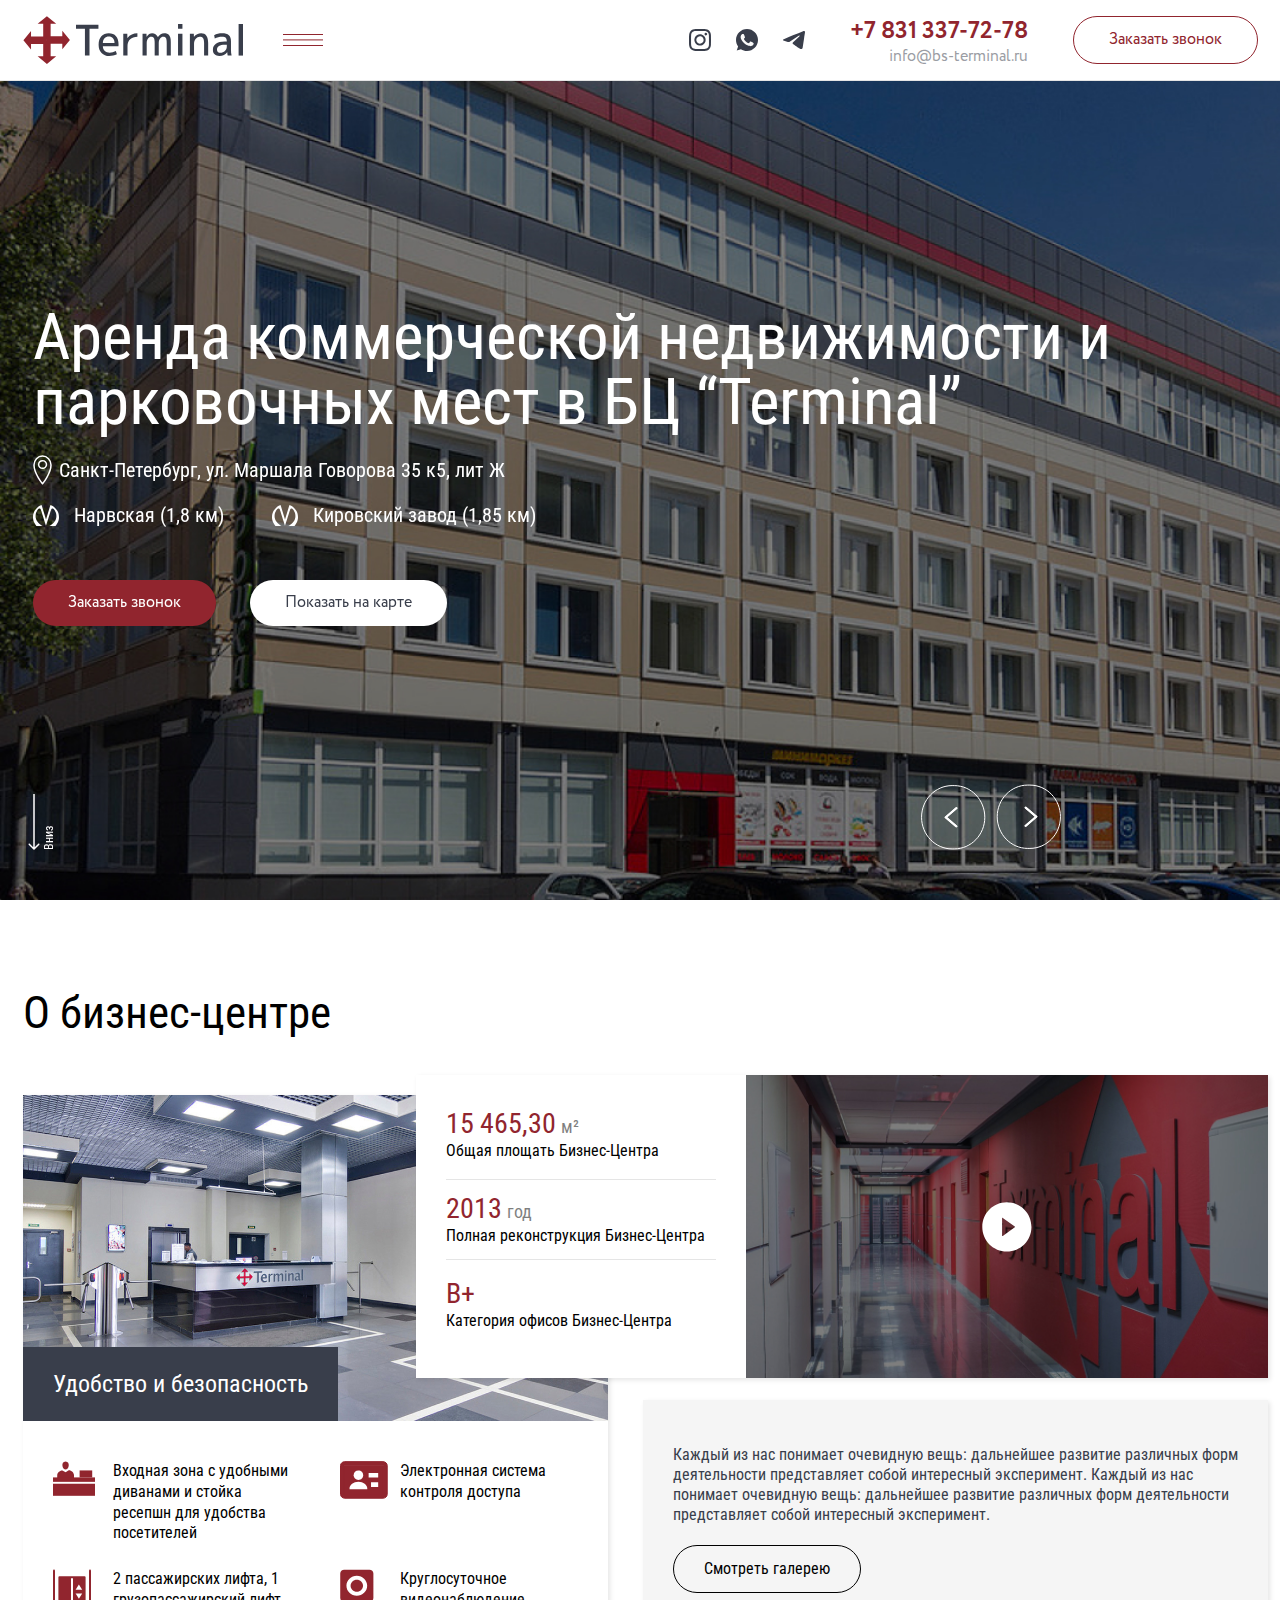
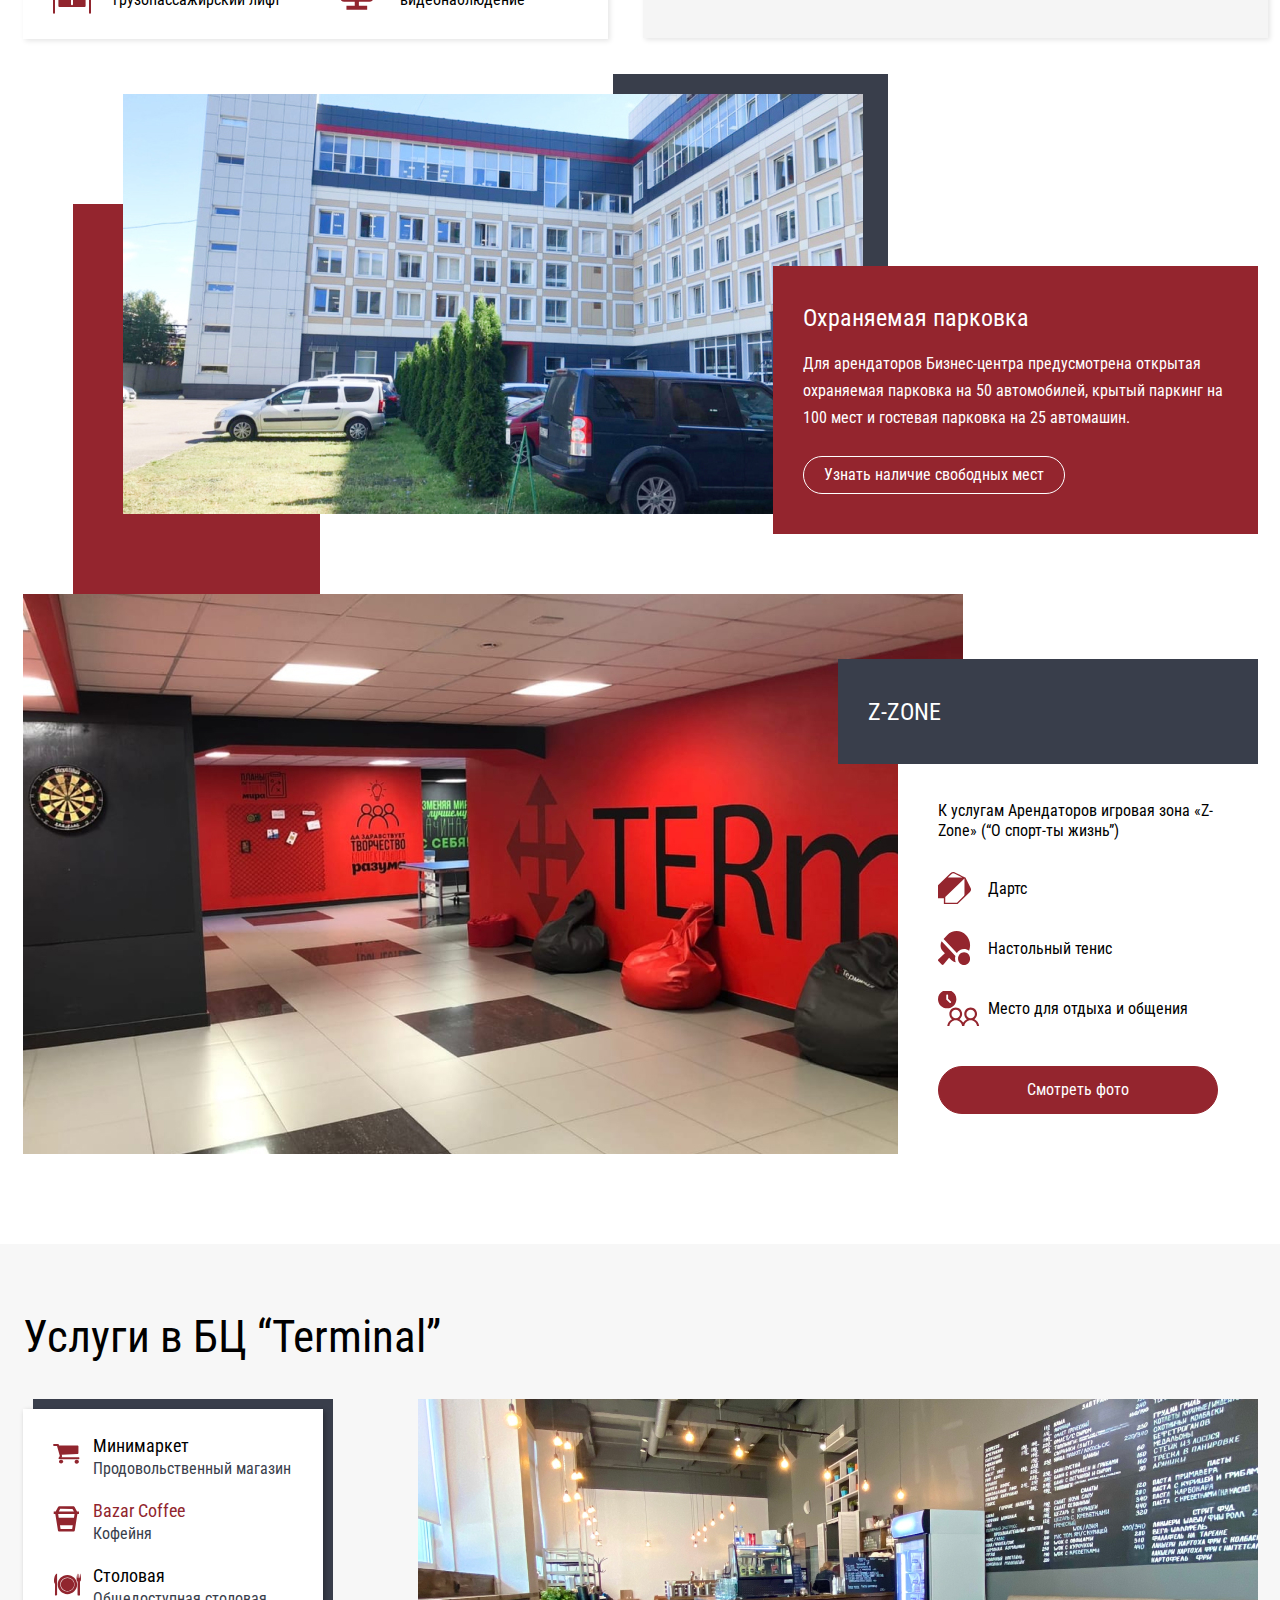
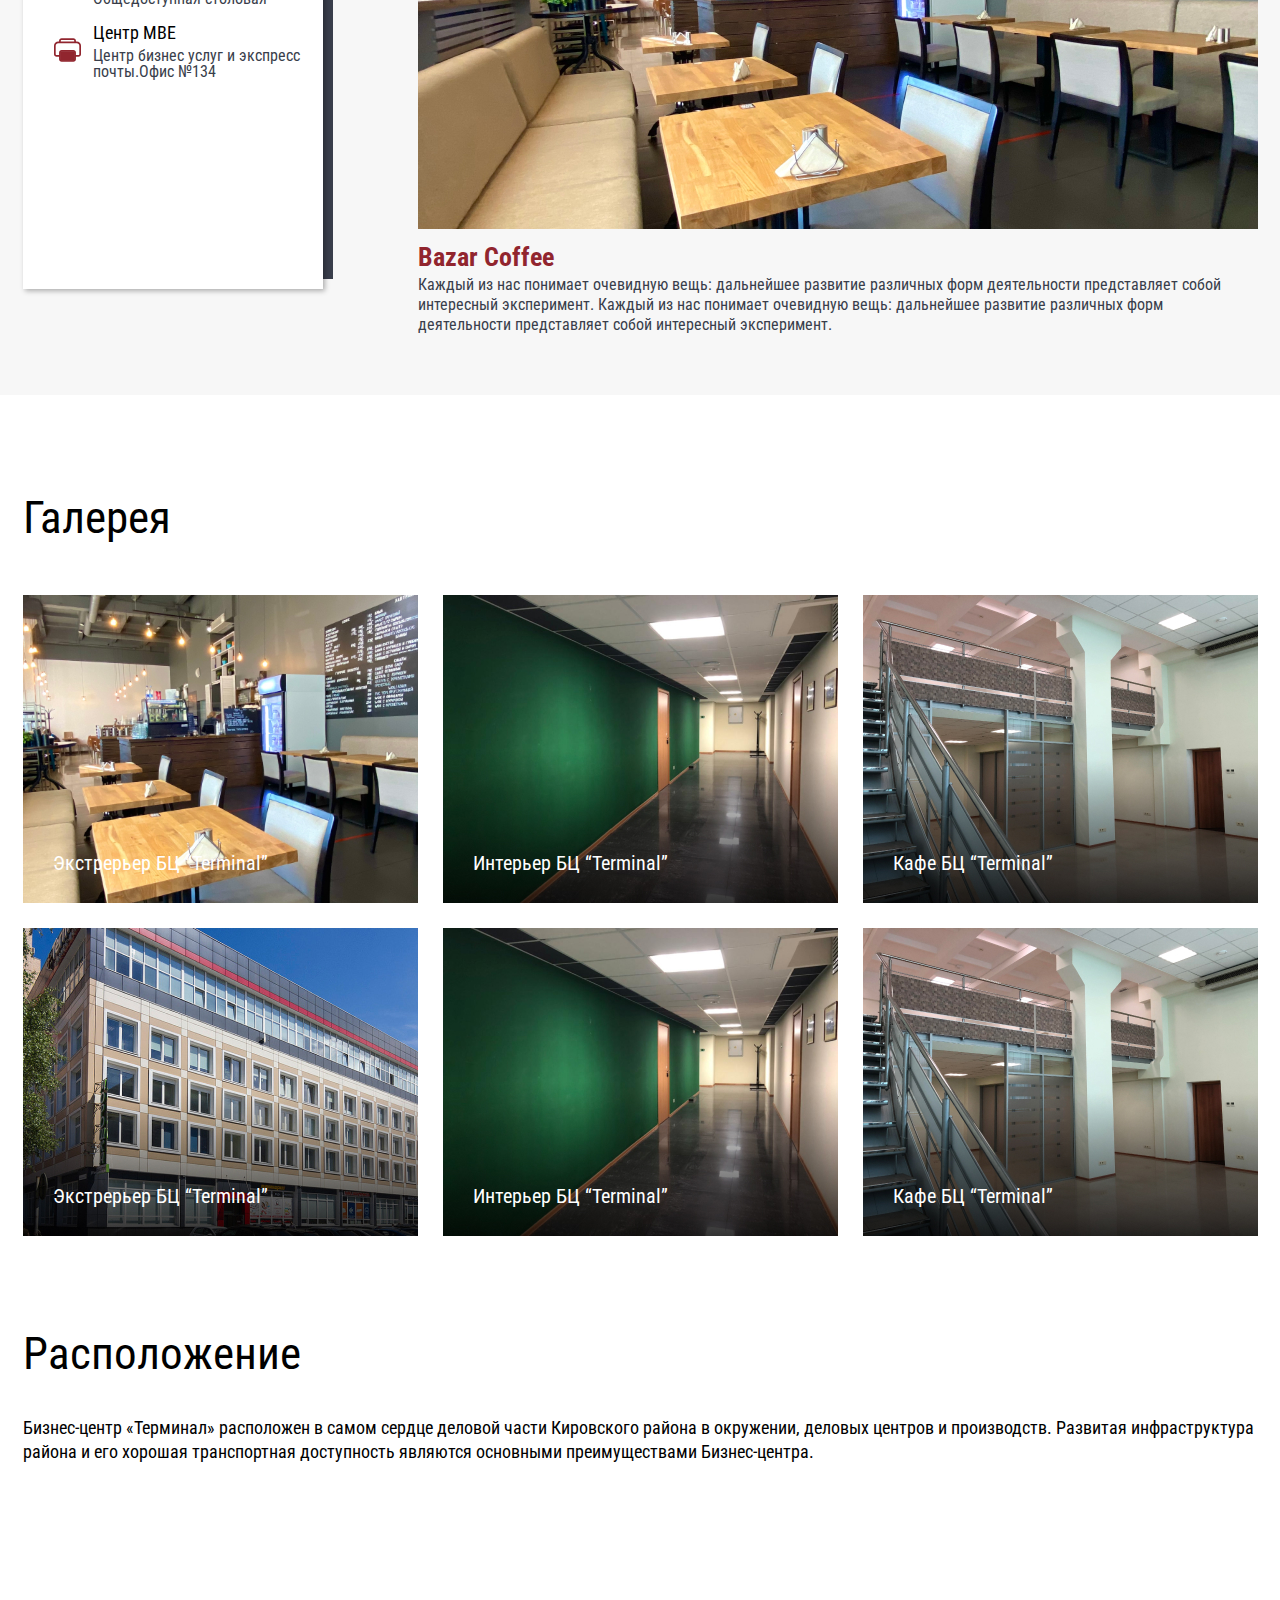
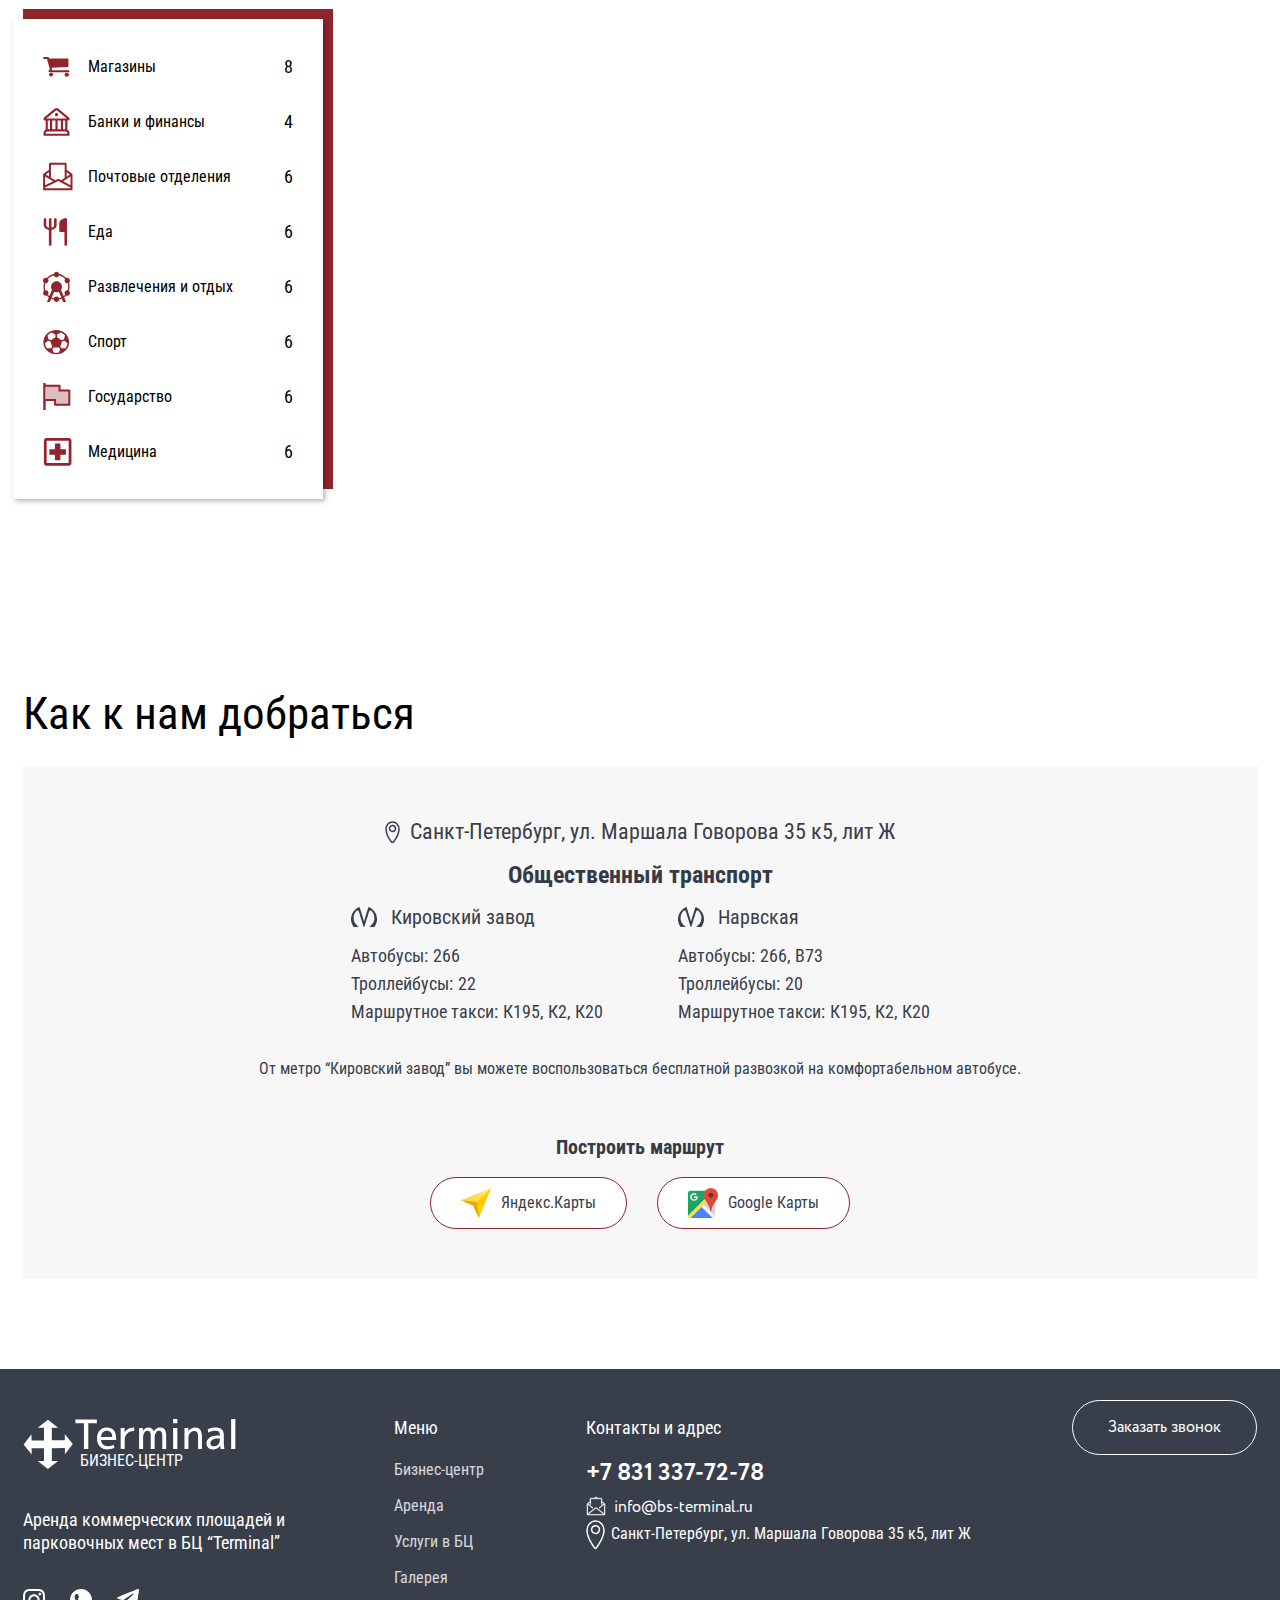
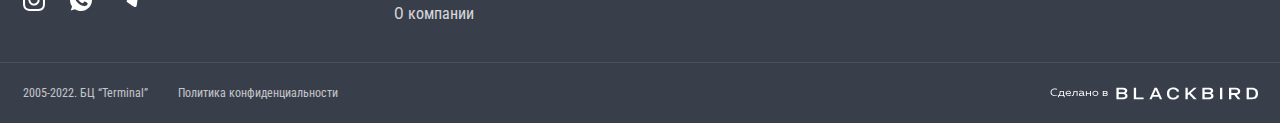
<file: index.html>
<!DOCTYPE html>
<html lang="ru">
	<head>
		<title>Terminal</title>
		<meta charset="UTF-8">
		<meta name="format-detection" content="telephone=no">
		<link rel="stylesheet" href="css/style.css">
		<link rel="shortcut icon" href="./img/icons/favicon.ico">
		<!-- <meta name="robots" content="noindex, nofollow"> -->
		<!-- <meta name="viewport" content="width=device-width, initial-scale=1.0, maximum-scale=1.0, user-scalable=0"> -->
		<meta name="viewport" content="width=device-width, initial-scale=1.0">
	</head>
	<body>
		<div class="wrapper">
			<header class="header">
	<div class="header__top top-header">
		<div class="top-header__container _container">
			<div class="header__column">
				<a href="index.html" class="header__icon">
					<img src="img/header/header_icon.svg" alt="">
				</a>
				<a href="index.html" class="header__logo">
					<img src="img/header/header_logo.svg" alt="">
				</a>
				<div class="header__menu menu">
					<div class="menu__icon">
						<span></span>
					</div>

				</div>
			</div>
			<div class="header__column">
				<div class="header__social social-header" data-da=".bottom-header__body,992,2">
					<a href="" class="social-header__link"><img src="img/icons/instagram.svg" alt=""></a>
					<a href="" class="social-header__link"><img src="img/icons/whatsapp.svg" alt=""></a>
					<a href="" class="social-header__link"><img src="img/icons/telegram.svg" alt=""></a>
				</div>
				<div class="header__contacts contacts-header" data-da=".social-header,767,3">
					<a href="tel:88313377278" class="contacts-header__phone">+7 831 337-72-78</a>
					<a href="mailto:info@bs-terminal.ru" class="contacts-header__email"><span>info@bs-terminal.ru</span></a>
				</div>
				<a href="#callback" class="header__callback btn _popup-link">Заказать звонок</a>
			</div>
		</div>
	</div>
	<div class="header__bottom bottom-header">
		<div class="bottom-header__container _container">
			<nav class="bottom-header__body">
				<ul class="bottom-header__list">
					<li class="bottom-header__item"><a data-goto=".page__element_1" href="#"
							class="menu__link">Бизнес-центр</a>
					</li>
					<li class="bottom-header__item"><a data-goto=".page__element_2" href="rent.html"
							class="menu__link">Аренда
							площадей</a>
					</li>
					<li class="bottom-header__item"><a data-goto=".page__element_3" href="#" class="menu__link">Аренда
							парковочных
							мест</a></li>
					<li class="bottom-header__item"><a data-goto=".page__element_4" href="#" class="menu__link">Услуги в
							БЦ</a>
					</li>
					<li class="bottom-header__item"><a data-goto=".page__element_5" href="#" class="menu__link">Галерея</a>
					</li>
					<li class="bottom-header__item"><a data-goto=".page__element_6" href="#"
							class="menu__link">Расположение</a>
					</li>
				</ul>
				<div class="bottom-header__footer"><span>Санкт-Петербург, ул. Маршала Говорова 35 к5, лит Ж</span></div>
			</nav>
		</div>

	</div>
	<div id="popup_callback" class="popup popup_callback">
		<div id="popup-content" class="popup__content">
			<div id="callback-body" class="popup__body">
				<div class="popup__close"></div>
				<div class="popup-top">
					<h3>Обращение в БЦ “Terminal”</h3>
				</div>
				<div class="popup-bottom">
					<form action="#" class="popup-form">
						<input type="text" required placeholder="Ваше имя *">
						<input type="tel" required placeholder="Номер телефона *">
						<label for="email"><span class="popup-span">Ваш Email *</span></label>
						<input class="input-email" id="email" type="email" required value="info@bs-terminal.ru">
						<textarea name="msg" placeholder="Ваше сообщение"></textarea>
						<div class="popup-checkbox"><input type="checkbox"><span>Согласен(-на) с </span><a href=""> политикой
								обработки
								персональных данных.</a></div>
						<button type="submit">Отправить обращение</button>
					</form>
				</div>
			</div>
		</div>
	</div>
</header>


			<main class="page">
				<section class="page__mainblock mainblock">
					<div class="mainblock__slide">
						<div class="mainblock__container _container">
							<div class="mainblock__content ">
								<h1 class="mainblock__title">Аренда коммерческой недвижимости и парковочных мест в БЦ “Terminal”
								</h1>
								<div class="mainblock__location"><span>Санкт-Петербург, ул. Маршала Говорова 35 к5, лит Ж</span>
								</div>
								<div class="mainblock__metro">
									<span>Нарвская (1,8 км)</span>
									<span>Кировский завод (1,85 км)</span>
								</div>
								<div class="mainblock__btns">
									<a href="#callback" class="mainblock__btn mainblock__btn_r btn _popup-link">Заказать
										звонок</a>
									<a href="" class="mainblock__btn mainblock__btn_w btn">Показать на карте</a>
								</div>
							</div>

							<div class="mainblock__arrow">
								<img src="img/icons/arrow_down.svg" alt="">
								<span>Вниз</span>

							</div>
							<div class="mainblock__prev more__item_next"></div>
							<div class="mainblock__next more__item_prev"></div>
						</div>
					</div>
					<div class="mainblock__slide">

						<div class="mainblock__container _container">
							<div class="mainblock__content ">
								<h1 class="mainblock__title">Lorem ipsum dolor sit amet consectetur adipisicing elit. Nulla iste
									consectetur culpa!
								</h1>
								<div class="mainblock__location"><span>Lorem ipsum dolor sit amet.</span>
								</div>
								<div class="mainblock__metro">
									<span>Нарвская (1,8 км)</span>
									<span>Кировский завод (1,85 км)</span>
								</div>
								<div class="mainblock__btns">
									<a href="" class="mainblock__btn mainblock__btn_r btn">Заказать звонок</a>
									<a href="" class="mainblock__btn mainblock__btn_w btn">Показать на карте</a>
								</div>
							</div>

							<div class="mainblock__arrow">
								<img src="img/icons/arrow_down.svg" alt="">
								<span>Вниз</span>
							</div>
						</div>
					</div>


				</section>
				<section class="page__about about">
					<div class="about__container _container">
						<h2 class="about__title">О бизнес-центре</h2>
						<div class="about__body">
							<div class="about__row about__row_top top-row">
								<div class="top-row__column">
									<div class="top-row__item item-top item-top_img">
										<div class="item-top__image">
											<img src="img/about/01.jpg" alt="">
											<div class="item-top__title">Удобство и безопасность </div>
										</div>
										<div class="item-top__body">
											<div class="item-top__subcolumn">
												<div class="item-top__subitem subitem-top">

													<div class="subitem-top__text subitem-top__text_1">Входная зона с удобными
														диванами
														и стойка ресепшн
														для удобства посетителей </div>
												</div>
											</div>
											<div class="item-top__subcolumn">
												<div class="item-top__subitem subitem-top">

													<div class="subitem-top__text subitem-top__text_2">Электронная система контроля
														доступа </div>
												</div>
											</div>
											<div class="item-top__subcolumn">
												<div class="item-top__subitem subitem-top">

													<div class="subitem-top__text subitem-top__text_3">2 пассажирских лифта,
														1 грузопассажирский лифт</div>
												</div>
											</div>
											<div class="item-top__subcolumn">
												<div class="item-top__subitem subitem-top">

													<div class="subitem-top__text subitem-top__text_4">Круглосуточное видеонаблюдение
													</div>
												</div>
											</div>
										</div>
									</div>
								</div>
								<div class="top-row__column">
									<div class="top-row__item item-top item-top_video">
										<div class="top-row__subrow top-row__subrow_video">
											<div class="top-row__info info-top">
												<div class="info-top__area">
													<div class="info-top__value">15 465,30<span>м²</span></div>
													<div class="info-top__text">Общая площать Бизнес-Центра</div>
												</div>
												<div class="info-top__year">
													<div class="info-top__value">2013<span>год</span></div>
													<div class="info-top__text">Полная реконструкция Бизнес-Центра </div>
												</div>
												<div class="info-top__category">
													<div class="info-top__value">B+</div>
													<div class="info-top__text">Категория офисов Бизнес-Центра</div>
												</div>
											</div>
											<div class="top-row__video">
												<iframe src="https://www.youtube.com/embed/lMRr7O2ineA" title="YouTube video player"
													allow="accelerometer; autoplay; clipboard-write; encrypted-media; gyroscope; picture-in-picture"
													allowfullscreen></iframe>
												<img class="video-bg" src="img/about/02.jpg" alt="">
												<img class="play-btn" src="img/about/play.svg" alt="">
											</div>
										</div>
										<div class="top-row__subrow top-row__subrow_text">
											<div class="top-row__text">Каждый из нас понимает очевидную вещь: дальнейшее развитие
												различных форм деятельности представляет собой интересный эксперимент. Каждый из нас
												понимает очевидную вещь: дальнейшее развитие различных форм деятельности
												представляет
												собой интересный эксперимент.</div>
											<a href="" class="top-row__btn">Смотреть галерею</a>
										</div>
									</div>
								</div>
							</div>
							<div class="about__row about__row_mid mid-row">
								<div class="mid-row__column mid-row__column_img">
									<div class="mid-row__item item-mid item-mid_img">
										<div class="item-mid__image">
											<img src="img/about/03.jpg" alt="">
										</div>
									</div>
								</div>
								<div class="mid-row__column mid-row__column_info">
									<div class="mid-row__item item-mid item-mid_info">
										<div class="item-mid__title">Охраняемая парковка </div>
										<div class="item-mid__text">Для арендаторов Бизнес-центра предусмотрена открытая
											охраняемая парковка на 50 автомобилей, крытый паркинг на 100 мест и гостевая парковка
											на 25 автомашин.</div>
										<a href="" class="item-mid__btn">Узнать наличие свободных мест</a>
									</div>

								</div>
							</div>
							<div class="about__row about__row_bottom bottom-row">
								<div class="bottom-row__column bottom-row__column_image">
									<img src="img/about/04.jpg" alt="">
								</div>
								<div class="bottom-row__column bottom-row__column_body">
									<div class="bottom-row__subrow bottom-row__subrow_label">Z-Zone</div>
									<div class="bottom-row__subrow bottom-row__subrow_info">
										<div class="bottom-row__item item-bottom">
											<div class="item-bottom__title">К услугам Арендаторов игровая зона «Z-Zone» (“О
												спорт-ты жизнь”)</div>
											<ul class="item-bottom__list">
												<li class="item-bottom__link item-bottom__link_darts">Дартс </li>
												<li class="item-bottom__link item-bottom__link_tenis">Настольный тенис </li>
												<li class="item-bottom__link item-bottom__link_relax">Место для отдыха и общения
												</li>
											</ul>
											<a href="" class="item-bottom__btn">Смотреть фото</a>
										</div>
									</div>
								</div>
							</div>
						</div>
					</div>
				</section>
				<section class="page__services services">
					<div class="services__container _container">
						<h2 class="services__title">Услуги в БЦ “Terminal”</h2>
						<div class="services__body">
							<div class="services__row _tabs">
								<div class="services__column services__column_menu">
									<div class="services__item item-services item-services_menu">
										<ul class="item-services__list">
											<li class="item-services__item">
												<a href="" class="item-services__link item-services__link_shop _tabs-item">
													<span class="item-services__title">Минимаркет</span>
													<span class="item-services__subtitle">Продовольственный магазин</span>
												</a>
											</li>
											<li class="item-services__item">
												<a href=""
													class="item-services__link item-services__link_coffee _tabs-item _active">
													<span class="item-services__title">Bazar Coffee</span>
													<span class="item-services__subtitle">Кофейня</span>
												</a>
											</li>
											<li class="item-services__item">
												<a href="" class="item-services__link item-services__link_food _tabs-item">
													<span class="item-services__title">Столовая</span>
													<span class="item-services__subtitle">Общедоступная столовая</span>
												</a>
											</li>
											<li class="item-services__item">
												<a href="" class="item-services__link item-services__link_centr _tabs-item">
													<span class="item-services__title">Центр MBE</span>
													<span class="item-services__subtitle">Центр бизнес услуг и экспресс
														почты.Офис №134</span>
												</a>
											</li>
										</ul>
									</div>
								</div>
								<div class="services__column services__column_main">
									<div class="services__item item-services item-services_tab1 _tabs-block">
										<div class="item-services__image">
											<img src="img/services/02.jpg" alt="">
										</div>
										<div class="item-services__maintitle">Минимаркет</div>
										<div class="item-services__text">Lorem ipsum dolor sit amet consectetur adipisicing elit.
											Aliquam sequi neque inventore minus voluptatibus fugiat aperiam molestiae rerum. In
											eveniet obcaecati tempore dignissimos corrupti inventore optio, consequuntur, odio vel
											aperiam voluptas! Nisi dolor nam iusto exercitationem doloribus. Molestias, quos illum.
										</div>
									</div>
									<div class="services__item item-services item-services_tab2 _tabs-block _active">
										<div class="item-services__image">
											<img src="img/services/01.jpg" alt="">
										</div>
										<div class="item-services__maintitle">Bazar Coffee </div>
										<div class="item-services__text">Каждый из нас понимает очевидную вещь: дальнейшее
											развитие различных форм деятельности представляет собой интересный эксперимент. Каждый
											из нас понимает очевидную вещь: дальнейшее развитие различных форм деятельности
											представляет собой интересный эксперимент.</div>
									</div>
									<div class="services__item item-services item-services_tab3 _tabs-block">
										<div class="item-services__image">
											<img src="img/services/01.jpg" alt="">
										</div>
										<div class="item-services__maintitle">Столовая</div>
										<div class="item-services__text">Lorem ipsum dolor sit, amet consectetur adipisicing elit.
											Temporibus, dolorem..</div>
									</div>
									<div class="services__item item-services item-services_tab4 _tabs-block">
										<div class="item-services__image">
											<img src="img/services/01.jpg" alt="">
										</div>
										<div class="item-services__maintitle">Центр MBE</div>
										<div class="item-services__text">Lorem ipsum dolor sit amet consectetur adipisicing elit.
											Voluptates alias officiis natus facere sapiente maxime esse nisi magni unde vitae.
										</div>
									</div>
								</div>
							</div>
						</div>
					</div>
				</section>
				<section class="page__gallery gallery">
					<div class="gallery__container _container">
						<h2 class="gallery__title">Галерея</h2>
						<div class="gallery__body">
							<div class="gallery__row">
								<div class="gallery__column">
									<div class="gallery__item item-gallery">
										<div class="item-gallery__img">
											<img src="img/services/01.jpg" alt="">
										</div>
										<div class="item-gallery__body">
											<div class="item-gallery__title">Экстрерьер БЦ “Terminal”</div>
											<a href="" class="item-gallery__btn">Смотреть альбом</a>
										</div>
									</div>
								</div>
								<div class="gallery__column">
									<div class="gallery__item item-gallery">
										<div class="item-gallery__img">
											<img src="img/gallery/02.jpg" alt="">
										</div>
										<div class="item-gallery__body">
											<div class="item-gallery__title">Интерьер БЦ “Terminal”</div>
											<a href="" class="item-gallery__btn">Смотреть альбом</a>
										</div>
									</div>
								</div>
								<div class="gallery__column">
									<div class="gallery__item item-gallery">
										<div class="item-gallery__img">
											<img src="img/gallery/03.jpg" alt="">
										</div>
										<div class="item-gallery__body">
											<div class="item-gallery__title">Кафе БЦ “Terminal”</div>
											<a href="" class="item-gallery__btn">Смотреть альбом</a>
										</div>
									</div>
								</div>
								<div class="gallery__column">
									<div class="gallery__item item-gallery">
										<div class="item-gallery__img">
											<img src="img/gallery/01.jpg" alt="">
										</div>
										<div class="item-gallery__body">
											<div class="item-gallery__title">Экстрерьер БЦ “Terminal”</div>
											<a href="" class="item-gallery__btn">Смотреть альбом</a>
										</div>
									</div>
								</div>
								<div class="gallery__column">
									<div class="gallery__item item-gallery">
										<div class="item-gallery__img">
											<img src="img/gallery/02.jpg" alt="">
										</div>
										<div class="item-gallery__body">
											<div class="item-gallery__title">Интерьер БЦ “Terminal”</div>
											<a href="" class="item-gallery__btn">Смотреть альбом</a>
										</div>
									</div>
								</div>
								<div class="gallery__column">
									<div class="gallery__item item-gallery">
										<div class="item-gallery__img">
											<img src="img/gallery/03.jpg" alt="">
										</div>
										<div class="item-gallery__body">
											<div class="item-gallery__title">Кафе БЦ “Terminal”</div>
											<a href="" class="item-gallery__btn">Смотреть альбом</a>
										</div>
									</div>
								</div>

							</div>
						</div>
					</div>
				</section>
				<section class="page__location location">
					<div class="location__container _container">
						<h2 class="location__title">Расположение</h2>
						<p class="location__text">Бизнес-центр «Терминал» расположен в самом сердце деловой части Кировского
							района в окружении, деловых центров и производств. Развитая инфраструктура района и его хорошая
							транспортная доступность являются основными преимуществами Бизнес-центра.</p>
						<div class="location__body">
							<ul class="location__list">
								<li class="location__item item-location">
									<span class="item-location__name item-location__name_shop">Магазины</span>
									<span class="item-location__value">8</span>
								</li>
								<li class="location__item item-location">
									<span class="item-location__name item-location__name_bank">Банки и финансы</span>
									<span class="item-location__value">4</span>
								</li>
								<li class="location__item item-location">
									<span class="item-location__name item-location__name_post">Почтовые отделения</span>
									<span class="item-location__value">6</span>
								</li>
								<li class="location__item item-location">
									<span class="item-location__name item-location__name_food">Еда</span>
									<span class="item-location__value">6</span>
								</li>
								<li class="location__item item-location">
									<span class="item-location__name item-location__name_fun">Развлечения и отдых</span>
									<span class="item-location__value">6</span>
								</li>
								<li class="location__item item-location">
									<span class="item-location__name item-location__name_sport">Спорт</span>
									<span class="item-location__value">6</span>
								</li>
								<li class="location__item item-location">
									<span class="item-location__name item-location__name_gov">Государство</span>
									<span class="item-location__value">6</span>
								</li>
								<li class="location__item item-location">
									<span class="item-location__name item-location__name_medic">Медицина</span>
									<span class="item-location__value">6</span>
								</li>
							</ul>
						</div>
					</div>
					<div class="location__map">
						<iframe
							src="https://yandex.ru/map-widget/v1/?um=constructor%3Ac48714a7e34dc26dbe791c93fb08da527b26cc1eb1550324a80417b61d20d2b7&amp;source=constructor"
							height="695"></iframe>
					</div>
				</section>
				<section class="page__address address">
					<div class="address__container _container">
						<h2 class="address__title">Как к нам добраться</h2>
						<div class="address__body body-address">
							<div class="body-address__location">Санкт-Петербург, ул. Маршала Говорова 35 к5, лит Ж</div>
							<h3 class="body-address__title">Общественный транспорт </h3>
							<div class="body-address__row">
								<div class="body-address__column">
									<div class="body-address__item item-address">
										<div class="item-address__title">Кировский завод</div>
										<div class="item-address__bus">
											<div class="item-address__name">Автобусы: </div>
											<div class="item-address__value"> 266</div>
										</div>
										<div class="item-address__troll">
											<div class="item-address__name">Троллейбусы: </div>
											<div class="item-address__value">22</div>
										</div>
										<div class="item-address__taxi">
											<div class="item-address__name">Маршрутное такси: </div>
											<div class="item-address__value">К195, К2, К20</div>
										</div>
									</div>
								</div>
								<div class="body-address__column">
									<div class="body-address__item item-address">
										<div class="item-address__title">Нарвская</div>
										<div class="item-address__bus">
											<div class="item-address__name">Автобусы: </div>
											<div class="item-address__value">266, В73</div>
										</div>
										<div class="item-address__troll">
											<div class="item-address__name">Троллейбусы: </div>
											<div class="item-address__value">20</div>
										</div>
										<div class="item-address__taxi">
											<div class="item-address__name">Маршрутное такси: </div>
											<div class="item-address__value">К195, К2, К20</div>
										</div>
									</div>
								</div>
							</div>
							<div class="body-address__text">От метро “Кировский завод” вы можете воспользоваться бесплатной
								развозкой на комфортабельном автобусе.
							</div>
							<h4 class="body-address__subtitle">Построить маршрут</h4>
							<div class="body-address__btns">
								<a href="" class="body-address__btn body-address__btn_yandex"><span>Яндекс.Карты</span></a>
								<a href="" class="body-address__btn body-address__btn_googe"><span>Google Карты</span></a>
							</div>
						</div>
					</div>
				</section>
			</main>
			<footer class="footer">
	<div class="footer__top top-footer">
		<div class="top-footer__container _container">
			<div class="top-footer__column">
				<div class="top-footer__item item-footer">
					<div class="item-footer__title footer-title">
						<div class="footer-title__image">
							<img src="/img/footer/footer_label.svg" alt="">
						</div>
						<div class="footer-title__label">БИЗНЕС-ЦЕНТР</div>
					</div>
					<div class="item-footer__text">Аренда коммерческих площадей
						и парковочных мест в БЦ “Terminal”</div>
					<div class="item-footer__social">
						<a href="" class="footer-social__link"><img src="/img/footer/footer_inst.svg" alt=""></a>
						<a href="" class="footer-social__link"> <img src="/img/footer/footer__whatsapp.svg" alt=""></a>
						<a href="" class="footer-social__link"><img src="/img/footer/footer__teleg.svg" alt=""></a>
					</div>
				</div>
			</div>
			<div class="top-footer__column">
				<div class="top-footer__item item-footer">
					<div class="item-footer__title">Меню</div>
					<ul class="item-footer__menu footer-menu">
						<li class="footer-menu__item">
							<a href="" class="footer-menu__link">Бизнес-центр</a>
						</li>
						<li class="footer-menu__item">
							<a href="" class="footer-menu__link">Аренда</a>
						</li>
						<li class="footer-menu__item">
							<a href="" class="footer-menu__link">Услуги в БЦ</a>
						</li>
						<li class="footer-menu__item">
							<a href="" class="footer-menu__link">Галерея</a>
						</li>
						<li class="footer-menu__item">
							<a href="" class="footer-menu__link">О компании</a>
						</li>
					</ul>

				</div>
			</div>
			<div class="top-footer__column">
				<div class="top-footer__item item-footer">
					<div class="item-footer__title">Контакты и адрес</div>
					<div class="item-footer__contacts">
						<a href="tel:88313377278" class="item-footer__phone">+7 831 337-72-78</a>
						<a href="mailto:info@bs-terminal.ru" class="item-footer__mail">info@bs-terminal.ru</a>
						<div class="item-footer__location">Санкт-Петербург, ул. Маршала Говорова 35 к5, лит Ж</div>
					</div>

				</div>
			</div>
			<div class="top-footer__column">
				<div class="top-footer__item item-footer">
					<a href="#callback" class="item-footer__btn _popup-link">Заказать звонок</a>
				</div>
			</div>
		</div>

	</div>
	<div class="footer__bottom bottom-footer">
		<div class="bottom-footer__container _container">
			<div class="bottom-footer__column bottom-footer__column_politics">
				<a href="" class="bottom-footer_item"><span>2005-2022. БЦ “Terminal”</span></a>
				<a href="" class="bottom-footer_item"><span>Политика конфиденциальности</span></a>
			</div>
			<div class="bottom-footer__column bottom-footer__column_madein">
				<div class="bottom-footer_item">
					<img src="/img/footer/made_in.svg" alt="">
				</div>
				<div class="bottom-footer_item">
					<img src="/img/footer/blackbird.svg" alt="">
				</div>
			</div>
		</div>
	</div>
</footer>
		</div>
		<script src="https://code.jquery.com/jquery-3.3.1.min.js"></script>
<script src="js/main.js"></script>

<!-- <script src="https://maps.google.com/maps/api/js?sensor=false&amp;key=AIzaSyAe2qamce_RVw-APqN7EqsaGZ2Cm5Zciss"></script> -->
<!-- <script src="https://api-maps.yandex.ru/2.1/?apikey=88450800-c3cf-4124-9321-04e971d0c3d8&lang=ru_RU" type="text/javascript"></script> -->
	</body>
</html>
</file>
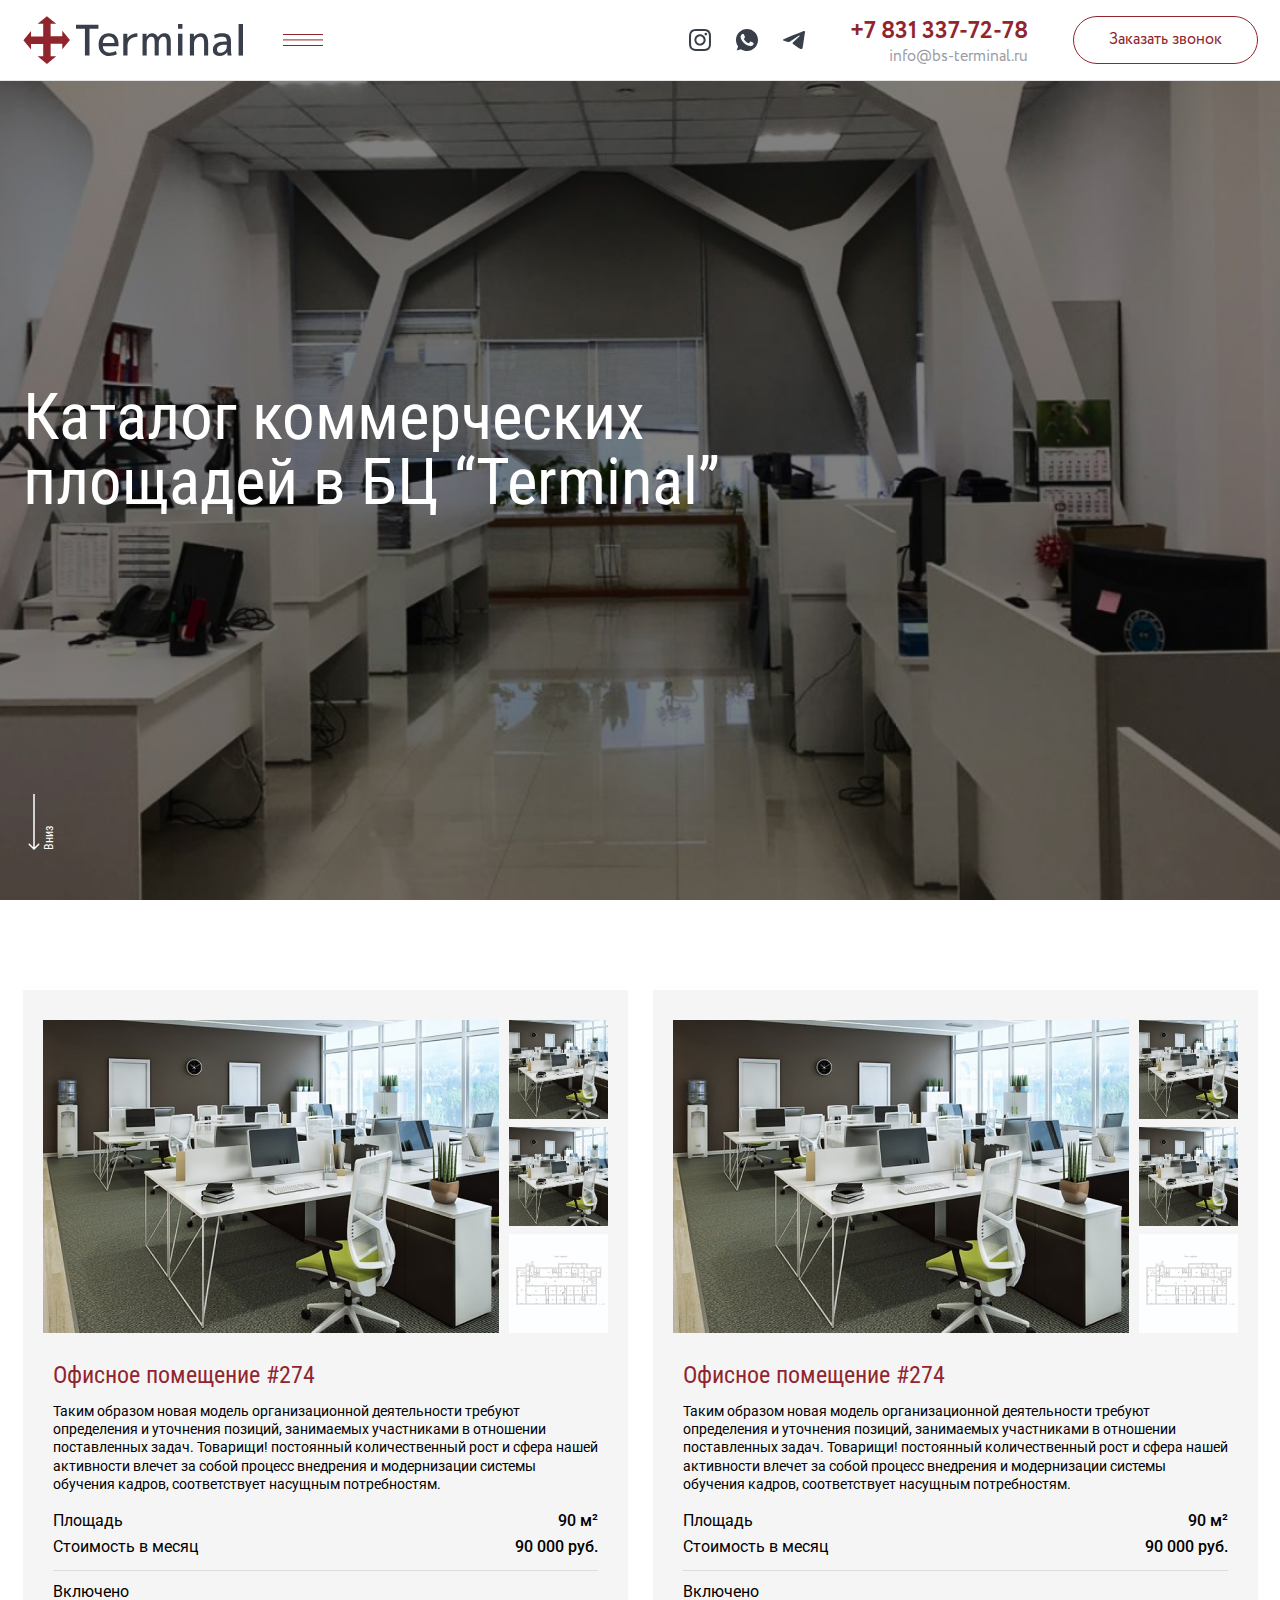
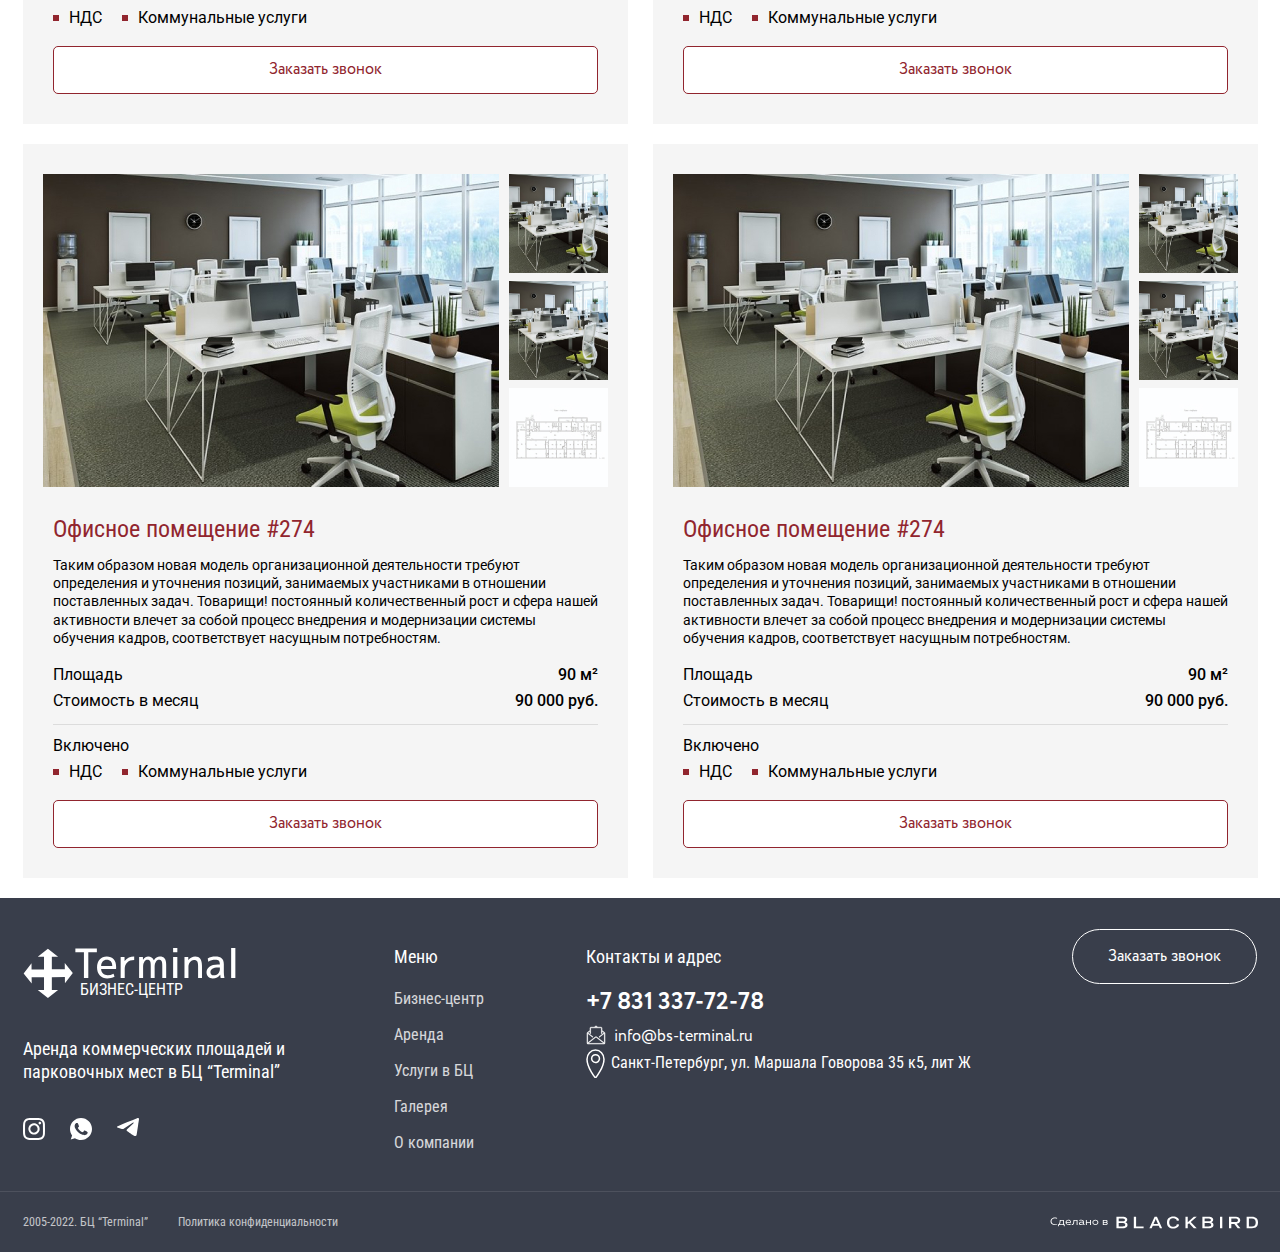
<file: rent.html>
<!DOCTYPE html>
<html lang="ru">
	<head>
		<title>Главная</title>
		<meta charset="UTF-8">
		<meta name="format-detection" content="telephone=no">
		<link rel="stylesheet" href="css/style.css">
		<link rel="stylesheet" href="css/rent.css">
		<link rel="shortcut icon" href="favicon.ico">
		<!-- <meta name="robots" content="noindex, nofollow"> -->
		<!-- <meta name="viewport" content="width=device-width, initial-scale=1.0, maximum-scale=1.0, user-scalable=0"> -->
		<meta name="viewport" content="width=device-width, initial-scale=1.0">
	</head>
	<body>
		<div class="wrapper">
			<header class="header">
	<div class="header__top top-header">
		<div class="top-header__container _container">
			<div class="header__column">
				<a href="index.html" class="header__icon">
					<img src="img/header/header_icon.svg" alt="">
				</a>
				<a href="index.html" class="header__logo">
					<img src="img/header/header_logo.svg" alt="">
				</a>
				<div class="header__menu menu">
					<div class="menu__icon">
						<span></span>
					</div>

				</div>
			</div>
			<div class="header__column">
				<div class="header__social social-header" data-da=".bottom-header__body,992,2">
					<a href="" class="social-header__link"><img src="img/icons/instagram.svg" alt=""></a>
					<a href="" class="social-header__link"><img src="img/icons/whatsapp.svg" alt=""></a>
					<a href="" class="social-header__link"><img src="img/icons/telegram.svg" alt=""></a>
				</div>
				<div class="header__contacts contacts-header" data-da=".social-header,767,3">
					<a href="tel:88313377278" class="contacts-header__phone">+7 831 337-72-78</a>
					<a href="mailto:info@bs-terminal.ru" class="contacts-header__email"><span>info@bs-terminal.ru</span></a>
				</div>
				<a href="#callback" class="header__callback btn _popup-link">Заказать звонок</a>
			</div>
		</div>
	</div>
	<div class="header__bottom bottom-header">
		<div class="bottom-header__container _container">
			<nav class="bottom-header__body">
				<ul class="bottom-header__list">
					<li class="bottom-header__item"><a data-goto=".page__element_1" href="#"
							class="menu__link">Бизнес-центр</a>
					</li>
					<li class="bottom-header__item"><a data-goto=".page__element_2" href="rent.html"
							class="menu__link">Аренда
							площадей</a>
					</li>
					<li class="bottom-header__item"><a data-goto=".page__element_3" href="#" class="menu__link">Аренда
							парковочных
							мест</a></li>
					<li class="bottom-header__item"><a data-goto=".page__element_4" href="#" class="menu__link">Услуги в
							БЦ</a>
					</li>
					<li class="bottom-header__item"><a data-goto=".page__element_5" href="#" class="menu__link">Галерея</a>
					</li>
					<li class="bottom-header__item"><a data-goto=".page__element_6" href="#"
							class="menu__link">Расположение</a>
					</li>
				</ul>
				<div class="bottom-header__footer"><span>Санкт-Петербург, ул. Маршала Говорова 35 к5, лит Ж</span></div>
			</nav>
		</div>

	</div>
	<div id="popup_callback" class="popup popup_callback">
		<div id="popup-content" class="popup__content">
			<div id="callback-body" class="popup__body">
				<div class="popup__close"></div>
				<div class="popup-top">
					<h3>Обращение в БЦ “Terminal”</h3>
				</div>
				<div class="popup-bottom">
					<form action="#" class="popup-form">
						<input type="text" required placeholder="Ваше имя *">
						<input type="tel" required placeholder="Номер телефона *">
						<label for="email"><span class="popup-span">Ваш Email *</span></label>
						<input class="input-email" id="email" type="email" required value="info@bs-terminal.ru">
						<textarea name="msg" placeholder="Ваше сообщение"></textarea>
						<div class="popup-checkbox"><input type="checkbox"><span>Согласен(-на) с </span><a href=""> политикой
								обработки
								персональных данных.</a></div>
						<button type="submit">Отправить обращение</button>
					</form>
				</div>
			</div>
		</div>
	</div>
</header>


			<main class="page">
				<section class="page__titleblock titleblock">
					<div class="titleblock__container _container">
						<h1 class="titleblock__title">Каталог коммерческих площадей в БЦ “Terminal”</h1>
						<div class="titleblock__arrow">
							<img src="img/icons/arrow_down.svg" alt="">
							<span>Вниз</span>
						</div>
					</div>
					<div class="titleblock__image _ibg">
						<img src="img/mainblock/slide2.jpg" alt="">
					</div>
				</section>
				<section class="page__rent rent">
					<div class="rent__container _container">
						<div class="rent__row">
							<div class="rent__column">
								<div class="rent__item item-rent">
									<div class="item-rent__images">
										<div class="item-rent__mainimage">
											<img src="img/rent/01.jpg" alt="">
										</div>
										<div class="item-rent__subimages">
											<div class="item-rent__subimage">
												<img src="img/rent/01.jpg" alt="">
											</div>
											<div class="item-rent__subimage">
												<img src="img/rent/01.jpg" alt="">
											</div>
											<div class="item-rent__subimage">
												<img src="img/rent/02.jpg" alt="">
											</div>
										</div>
									</div>
									<div class="item-rent__body">
										<a href="" class="item-rent__title">Офисное помещение #274</a>
										<div class="item-rent__text">Таким образом новая модель организационной деятельности
											требуют
											определения и уточнения позиций, занимаемых участниками в отношении поставленных задач.
											Товарищи! постоянный количественный рост и сфера нашей активности влечет за собой
											процесс
											внедрения и модернизации системы обучения кадров, соответствует насущным потребностям.
										</div>
										<div class="item-rent__options rent-options">
											<div class="rent-options__row">
												<span class="rent-options__label">Площадь</span>
												<span class="rent-options__value">90 м²</span>
											</div>
											<div class="rent-options__row">
												<span class="rent-options__label">Стоимость в месяц</span>
												<span class="rent-options__value">90 000 руб.</span>
											</div>
										</div>
										<div class="item-rent__suboptions suboptions">
											<h3 class="suboptions__title">Включено</h3>
											<ul class="suboptions__list">
												<li class="suboptions__item">НДС</li>
												<li class="suboptions__item">Коммунальные услуги</li>
											</ul>
										</div>
										<a href="" class="item-rent__btn">Заказать звонок</a>
									</div>

								</div>
							</div>
							<div class="rent__column">
								<div class="rent__item item-rent">
									<div class="item-rent__images">
										<div class="item-rent__mainimage">
											<img src="img/rent/01.jpg" alt="">
										</div>
										<div class="item-rent__subimages">
											<div class="item-rent__subimage">
												<img src="img/rent/01.jpg" alt="">
											</div>
											<div class="item-rent__subimage">
												<img src="img/rent/01.jpg" alt="">
											</div>
											<div class="item-rent__subimage">
												<img src="img/rent/02.jpg" alt="">
											</div>
										</div>
									</div>
									<div class="item-rent__body">
										<a href="" class="item-rent__title">Офисное помещение #274</a>
										<div class="item-rent__text">Таким образом новая модель организационной деятельности
											требуют
											определения и уточнения позиций, занимаемых участниками в отношении поставленных задач.
											Товарищи! постоянный количественный рост и сфера нашей активности влечет за собой
											процесс
											внедрения и модернизации системы обучения кадров, соответствует насущным потребностям.
										</div>
										<div class="item-rent__options rent-options">
											<div class="rent-options__row">
												<span class="rent-options__label">Площадь</span>
												<span class="rent-options__value">90 м²</span>
											</div>
											<div class="rent-options__row">
												<span class="rent-options__label">Стоимость в месяц</span>
												<span class="rent-options__value">90 000 руб.</span>
											</div>
										</div>
										<div class="item-rent__suboptions suboptions">
											<h3 class="suboptions__title">Включено</h3>
											<ul class="suboptions__list">
												<li class="suboptions__item">НДС</li>
												<li class="suboptions__item">Коммунальные услуги</li>
											</ul>
										</div>
										<a href="" class="item-rent__btn">Заказать звонок</a>
									</div>

								</div>
							</div>
							<div class="rent__column">
								<div class="rent__item item-rent">
									<div class="item-rent__images">
										<div class="item-rent__mainimage">
											<img src="img/rent/01.jpg" alt="">
										</div>
										<div class="item-rent__subimages">
											<div class="item-rent__subimage">
												<img src="img/rent/01.jpg" alt="">
											</div>
											<div class="item-rent__subimage">
												<img src="img/rent/01.jpg" alt="">
											</div>
											<div class="item-rent__subimage">
												<img src="img/rent/02.jpg" alt="">
											</div>
										</div>
									</div>
									<div class="item-rent__body">
										<a href="" class="item-rent__title">Офисное помещение #274</a>
										<div class="item-rent__text">Таким образом новая модель организационной деятельности
											требуют
											определения и уточнения позиций, занимаемых участниками в отношении поставленных задач.
											Товарищи! постоянный количественный рост и сфера нашей активности влечет за собой
											процесс
											внедрения и модернизации системы обучения кадров, соответствует насущным потребностям.
										</div>
										<div class="item-rent__options rent-options">
											<div class="rent-options__row">
												<span class="rent-options__label">Площадь</span>
												<span class="rent-options__value">90 м²</span>
											</div>
											<div class="rent-options__row">
												<span class="rent-options__label">Стоимость в месяц</span>
												<span class="rent-options__value">90 000 руб.</span>
											</div>
										</div>
										<div class="item-rent__suboptions suboptions">
											<h3 class="suboptions__title">Включено</h3>
											<ul class="suboptions__list">
												<li class="suboptions__item">НДС</li>
												<li class="suboptions__item">Коммунальные услуги</li>
											</ul>
										</div>
										<a href="" class="item-rent__btn">Заказать звонок</a>
									</div>

								</div>
							</div>
							<div class="rent__column">
								<div class="rent__item item-rent">
									<div class="item-rent__images">
										<div class="item-rent__mainimage">
											<img src="img/rent/01.jpg" alt="">
										</div>
										<div class="item-rent__subimages">
											<div class="item-rent__subimage">
												<img src="img/rent/01.jpg" alt="">
											</div>
											<div class="item-rent__subimage">
												<img src="img/rent/01.jpg" alt="">
											</div>
											<div class="item-rent__subimage">
												<img src="img/rent/02.jpg" alt="">
											</div>
										</div>
									</div>
									<div class="item-rent__body">
										<a href="" class="item-rent__title">Офисное помещение #274</a>
										<div class="item-rent__text">Таким образом новая модель организационной деятельности
											требуют
											определения и уточнения позиций, занимаемых участниками в отношении поставленных задач.
											Товарищи! постоянный количественный рост и сфера нашей активности влечет за собой
											процесс
											внедрения и модернизации системы обучения кадров, соответствует насущным потребностям.
										</div>
										<div class="item-rent__options rent-options">
											<div class="rent-options__row">
												<span class="rent-options__label">Площадь</span>
												<span class="rent-options__value">90 м²</span>
											</div>
											<div class="rent-options__row">
												<span class="rent-options__label">Стоимость в месяц</span>
												<span class="rent-options__value">90 000 руб.</span>
											</div>
										</div>
										<div class="item-rent__suboptions suboptions">
											<h3 class="suboptions__title">Включено</h3>
											<ul class="suboptions__list">
												<li class="suboptions__item">НДС</li>
												<li class="suboptions__item">Коммунальные услуги</li>
											</ul>
										</div>
										<a href="" class="item-rent__btn">Заказать звонок</a>
									</div>

								</div>
							</div>
						</div>

					</div>
				</section>
			</main>
			<footer class="footer">
	<div class="footer__top top-footer">
		<div class="top-footer__container _container">
			<div class="top-footer__column">
				<div class="top-footer__item item-footer">
					<div class="item-footer__title footer-title">
						<div class="footer-title__image">
							<img src="/img/footer/footer_label.svg" alt="">
						</div>
						<div class="footer-title__label">БИЗНЕС-ЦЕНТР</div>
					</div>
					<div class="item-footer__text">Аренда коммерческих площадей
						и парковочных мест в БЦ “Terminal”</div>
					<div class="item-footer__social">
						<a href="" class="footer-social__link"><img src="/img/footer/footer_inst.svg" alt=""></a>
						<a href="" class="footer-social__link"> <img src="/img/footer/footer__whatsapp.svg" alt=""></a>
						<a href="" class="footer-social__link"><img src="/img/footer/footer__teleg.svg" alt=""></a>
					</div>
				</div>
			</div>
			<div class="top-footer__column">
				<div class="top-footer__item item-footer">
					<div class="item-footer__title">Меню</div>
					<ul class="item-footer__menu footer-menu">
						<li class="footer-menu__item">
							<a href="" class="footer-menu__link">Бизнес-центр</a>
						</li>
						<li class="footer-menu__item">
							<a href="" class="footer-menu__link">Аренда</a>
						</li>
						<li class="footer-menu__item">
							<a href="" class="footer-menu__link">Услуги в БЦ</a>
						</li>
						<li class="footer-menu__item">
							<a href="" class="footer-menu__link">Галерея</a>
						</li>
						<li class="footer-menu__item">
							<a href="" class="footer-menu__link">О компании</a>
						</li>
					</ul>

				</div>
			</div>
			<div class="top-footer__column">
				<div class="top-footer__item item-footer">
					<div class="item-footer__title">Контакты и адрес</div>
					<div class="item-footer__contacts">
						<a href="tel:88313377278" class="item-footer__phone">+7 831 337-72-78</a>
						<a href="mailto:info@bs-terminal.ru" class="item-footer__mail">info@bs-terminal.ru</a>
						<div class="item-footer__location">Санкт-Петербург, ул. Маршала Говорова 35 к5, лит Ж</div>
					</div>

				</div>
			</div>
			<div class="top-footer__column">
				<div class="top-footer__item item-footer">
					<a href="#callback" class="item-footer__btn _popup-link">Заказать звонок</a>
				</div>
			</div>
		</div>

	</div>
	<div class="footer__bottom bottom-footer">
		<div class="bottom-footer__container _container">
			<div class="bottom-footer__column bottom-footer__column_politics">
				<a href="" class="bottom-footer_item"><span>2005-2022. БЦ “Terminal”</span></a>
				<a href="" class="bottom-footer_item"><span>Политика конфиденциальности</span></a>
			</div>
			<div class="bottom-footer__column bottom-footer__column_madein">
				<div class="bottom-footer_item">
					<img src="/img/footer/made_in.svg" alt="">
				</div>
				<div class="bottom-footer_item">
					<img src="/img/footer/blackbird.svg" alt="">
				</div>
			</div>
		</div>
	</div>
</footer>
		</div>
		<script src="https://code.jquery.com/jquery-3.3.1.min.js"></script>
<script src="js/main.js"></script>

<!-- <script src="https://maps.google.com/maps/api/js?sensor=false&amp;key=AIzaSyAe2qamce_RVw-APqN7EqsaGZ2Cm5Zciss"></script> -->
<!-- <script src="https://api-maps.yandex.ru/2.1/?apikey=88450800-c3cf-4124-9321-04e971d0c3d8&lang=ru_RU" type="text/javascript"></script> -->
	</body>
</html>
</file>
<file: css/style.css>
@charset "UTF-8";
@import url(https://fonts.googleapis.com/css?family=Roboto:regular,500&display=swap&subset=cyrillic-ext);
@import url(https://fonts.googleapis.com/css?family=Roboto+Condensed:regular,700&display=swap&subset=cyrillic-ext);
@font-face {
  font-family: "Circe";
  src: url("../fonts/Circe-Bold.eot");
  src: local("☺"), url("../fonts/Circe-Bold.woff") format("woff"), url("../fonts/Circe-Bold.ttf") format("truetype"), url("../fonts/Circe-Bold.svg") format("svg");
  font-weight: bold;
  font-style: normal; }

@font-face {
  font-family: "Circe";
  src: url("../fonts/Circe-Regular.eot");
  src: local("☺"), url("../fonts/Circe-Regular.woff") format("woff"), url("../fonts/Circe-Regular.ttf") format("truetype"), url("../fonts/Circe-Regular.svg") format("svg");
  font-weight: normal;
  font-style: normal; }

@font-face {
  font-family: "OpenSans";
  src: url("../fonts/OpenSans-Regular.eot");
  src: local("☺"), url("../fonts/OpenSans-Regular.woff") format("woff"), url("../fonts/OpenSans-Regular.ttf") format("truetype"), url("../fonts/OpenSans-Regular.svg") format("svg");
  font-weight: normal;
  font-style: normal; }

@font-face {
  font-family: "RobotoCondensed";
  src: url("../fonts/RobotoCondensed-Regular.eot");
  src: local("☺"), url("../fonts/RobotoCondensed-Regular.woff") format("woff"), url("../fonts/RobotoCondensed-Regular.ttf") format("truetype"), url("../fonts/RobotoCondensed-Regular.svg") format("svg");
  font-weight: normal;
  font-style: normal; }

@font-face {
  font-family: "RobotoCondensed";
  src: url("../fonts/RobotoCondensed-Bold.eot");
  src: local("☺"), url("../fonts/RobotoCondensed-Bold.woff") format("woff"), url("../fonts/RobotoCondensed-Bold.ttf") format("truetype"), url("../fonts/RobotoCondensed-Bold.svg") format("svg");
  font-weight: bold;
  font-style: normal; }

._container {
  max-width: 1255px;
  margin: 0 auto;
  padding: 0 10px;
  width: 100%; }
  @media (max-width: 1267px) {
    ._container {
      max-width: 970px; } }
  @media (max-width: 991.98px) {
    ._container {
      max-width: 750px; } }
  @media (max-width: 767.98px) {
    ._container {
      max-width: none;
      padding: 0 10px; } }

* {
  padding: 0px;
  margin: 0px;
  border: 0px; }

*,
*:before,
*:after {
  -moz-box-sizing: border-box;
  -webkit-box-sizing: border-box;
  box-sizing: border-box; }

:focus,
:active {
  outline: none; }

a:focus,
a:active {
  outline: none; }

aside,
nav,
footer,
header,
section,
main {
  display: block; }

html,
body {
  height: 100%;
  min-width: 320px; }

body {
  line-height: 1;
  font-family: "Roboto Condensed";
  -ms-text-size-adjust: 100%;
  -moz-text-size-adjust: 100%;
  -webkit-text-size-adjust: 100%; }

input,
button,
textarea {
  font-family: "Roboto Condensed"; }

input::-ms-clear {
  display: none; }

button {
  cursor: pointer; }

button::-moz-focus-inner {
  padding: 0;
  border: 0; }

a,
a:visited {
  text-decoration: none; }

a:hover {
  text-decoration: none; }

ul li {
  list-style: none; }

img {
  vertical-align: top; }

h1,
h2,
h3,
h4,
h5,
h6 {
  font-weight: inherit;
  font-size: inherit; }

.btn {
  display: -webkit-inline-box;
  display: -ms-inline-flexbox;
  display: inline-flex;
  padding: 0px 0px; }
  .btn._fw {
    width: 100%; }

input[type="text"],
input[type="email"],
input[type="tel"],
textarea {
  -webkit-appearance: none;
  -moz-appearance: none;
  appearance: none; }

.input {
  border-radius: 0 !important;
  width: 100%;
  display: block;
  padding: 0px 20px;
  font-size: 20px;
  height: 50px; }
  .input._error {
    border: 2px solid red; }

textarea.input {
  resize: none;
  padding: 0px 0px; }

.checkbox {
  position: relative; }
  .checkbox__input {
    position: absolute;
    width: 0;
    height: 0;
    opacity: 0;
    visibility: hidden; }
    .checkbox__input:checked + .checkbox__text:before {
      background: #fff url("../img/icons/check.svg") center no-repeat; }
  .checkbox__text {
    display: -webkit-inline-box;
    display: -ms-inline-flexbox;
    display: inline-flex;
    -webkit-box-align: center;
    -ms-flex-align: center;
    align-items: center;
    position: relative;
    font-size: 16px;
    color: #ffffff;
    letter-spacing: -0.3px;
    line-height: calc(20 / 16);
    cursor: pointer; }
    .checkbox__text:before {
      content: "";
      -ms-flex-item-align: start;
      align-self: flex-start;
      margin: 0px 14px 0px 0px;
      -webkit-box-flex: 0;
      -ms-flex: 0 0 20px;
      flex: 0 0 20px;
      left: 0;
      top: 0;
      width: 20px;
      height: 18px;
      background: #fff;
      border: 1px solid #a7a9ac; }
  .checkbox a {
    color: #fff;
    text-decoration: underline; }
    @media (min-width: 992px) {
      .checkbox a:hover {
        text-decoration: none; } }
  .checkbox._error .checkbox__text:before {
    border: 1px solid #ee1212; }

._ibg {
  position: relative; }
  ._ibg img {
    position: absolute;
    width: 100%;
    height: 100%;
    top: 0;
    left: 0;
    -o-object-fit: cover;
    object-fit: cover; }

body.ie ._ibg {
  background-position: center;
  background-size: cover;
  background-repeat: no-repeat; }

body.ie ._ibg img {
  width: 0;
  height: 0;
  opacity: 0;
  visibility: hidden; }

.tab__item {
  display: none; }
  .tab__item.active {
    display: block; }

._tabs-block {
  display: none; }
  ._tabs-block._active {
    display: block; }

/*
	Стиль иконки бургера
	.icon-menu{
		display: block;
		position: absolute;
		top: 18px;
		right: 10px;
		width:30px;
		height: 18px;
		cursor: pointer;
		z-index: 5;
		span{transition: all 0.3s ease 0s;top: 8px;left: 0px;position: absolute;width: 100%;height: 2px;background-color: #000;
			&:first-child{top: 0px;}
			&:last-child{top: auto;bottom: 0px;}
		}
		&.active{
			span{transform: scale(0);
				&:first-child{transform: rotate(-45deg);;top: 8px;}
				&:last-child{transform: rotate(45deg);;bottom: 8px;}
			}
		}
	}
*/
.footer {
  background-color: #393e4b;
  padding: 50px 0px 0px 0px;
  color: #fff; }
  @media (max-width: 1267px) {
    .footer {
      padding: 40px 0px 0px 0px; } }
  .footer a {
    color: #fff; }
  .footer__top {
    padding: 0px 0px 40px 0px;
    border-bottom: 1px solid rgba(255, 255, 255, 0.1); }

.top-footer__container {
  display: -webkit-box;
  display: -ms-flexbox;
  display: flex;
  -webkit-box-pack: justify;
  -ms-flex-pack: justify;
  justify-content: space-between; }
  @media (max-width: 767.98px) {
    .top-footer__container {
      -webkit-box-orient: vertical;
      -webkit-box-direction: normal;
      -ms-flex-direction: column;
      flex-direction: column;
      -webkit-box-pack: center;
      -ms-flex-pack: center;
      justify-content: center;
      -webkit-box-align: center;
      -ms-flex-align: center;
      align-items: center;
      text-align: center; } }

@media (max-width: 767.98px) {
  .top-footer__column {
    margin: 0px 0px 30px 0px; }
    .top-footer__column:last-child {
      margin: 0px 0px 0px 0px; } }

@media (max-width: 767.98px) {
  .item-footer {
    display: -webkit-box;
    display: -ms-flexbox;
    display: flex;
    -webkit-box-orient: vertical;
    -webkit-box-direction: normal;
    -ms-flex-direction: column;
    flex-direction: column;
    -webkit-box-align: center;
    -ms-flex-align: center;
    align-items: center; } }

.item-footer__text {
  max-width: 270px;
  font-size: 18px;
  font-family: "Roboto Condensed";
  line-height: 22.5px;
  font-weight: 400;
  margin: 0px 0px 35px 0px; }
  @media (max-width: 1267px) {
    .item-footer__text {
      font-size: 16px;
      margin: 0px 0px 25px 0px; } }
  @media (max-width: 991.98px) {
    .item-footer__text {
      font-size: 14px;
      margin: 0px 0px 15px 0px;
      max-width: 200px;
      line-height: 130%; } }
  @media (max-width: 767.98px) {
    .item-footer__text {
      max-width: none; } }

.item-footer__social {
  display: -webkit-box;
  display: -ms-flexbox;
  display: flex; }
  .item-footer__social .footer-social__link {
    width: 22px;
    height: 22px;
    margin: 0px 25px 0px 0px; }
    @media (max-width: 991.98px) {
      .item-footer__social .footer-social__link {
        width: 18px;
        height: 18px;
        margin: 0px 15px 0px 0px; } }
    .item-footer__social .footer-social__link:last-child {
      margin: 0px 0px 0px 0px; }
    .item-footer__social .footer-social__link img {
      max-width: 100%; }

.item-footer__title {
  margin: 0px 0px 25px 0px;
  font-size: 18px;
  font-family: "Roboto Condensed";
  font-weight: 400; }
  @media (max-width: 1267px) {
    .item-footer__title {
      font-size: 16px; } }

.item-footer__phone {
  font-family: "Circe";
  font-weight: 700;
  font-size: 24px;
  margin: 0px 0px 10px 0px;
  display: -webkit-box;
  display: -ms-flexbox;
  display: flex; }
  @media (max-width: 1267px) {
    .item-footer__phone {
      font-size: 20px; } }
  @media (max-width: 991.98px) {
    .item-footer__phone {
      font-size: 14px; } }
  @media (max-width: 767.98px) {
    .item-footer__phone {
      -webkit-box-pack: center;
      -ms-flex-pack: center;
      justify-content: center;
      -webkit-box-align: center;
      -ms-flex-align: center;
      align-items: center; } }

.item-footer__mail {
  font-family: "Circe";
  font-weight: 400;
  font-size: 16px;
  padding: 0px 0px 0px 28px;
  line-height: 150%;
  margin: 0px 0px 15px 0px;
  background: url("../img/footer/footer__mail.svg") 0 0 no-repeat; }
  @media (max-width: 1267px) {
    .item-footer__mail {
      font-size: 14px; } }
  @media (max-width: 991.98px) {
    .item-footer__mail {
      background: url("../img/footer/footer__mail.svg") 0 0/15px no-repeat;
      font-size: 12px; } }
  @media (max-width: 767.98px) {
    .item-footer__mail {
      display: -webkit-inline-box;
      display: -ms-inline-flexbox;
      display: inline-flex; } }

.item-footer__location {
  font-size: 16px;
  font-family: "Roboto Condensed";
  font-weight: 400;
  padding: 0px 0px 0px 25px;
  line-height: 180%;
  background: url("../img/icons/geo_w.svg") 0 0 no-repeat; }
  @media (max-width: 1267px) {
    .item-footer__location {
      max-width: 250px;
      font-size: 14px; } }
  @media (max-width: 991.98px) {
    .item-footer__location {
      font-size: 12px;
      max-width: 180px;
      background: url("../img/icons/geo_w.svg") 0 0/15px no-repeat; } }
  @media (max-width: 767.98px) {
    .item-footer__location {
      max-width: none; } }

.item-footer__btn {
  font-family: "Circe";
  font-weight: 400;
  font-size: 16px;
  border: 1px solid #fff;
  padding: 15px 35px;
  border-radius: 30px;
  -webkit-transition: all 0.3s ease 0s;
  -o-transition: all 0.3s ease 0s;
  transition: all 0.3s ease 0s; }
  @media (max-width: 1267px) {
    .item-footer__btn {
      padding: 10px 25px; } }
  @media (max-width: 991.98px) {
    .item-footer__btn {
      padding: 5px 15px;
      font-size: 14px; } }
  .item-footer__btn:hover {
    background-color: #fff;
    color: #393e4b; }

.footer-title {
  position: relative;
  margin: 0px 0px 40px 0px; }
  @media (max-width: 1267px) {
    .footer-title {
      margin: 0px 0px 25px 0px; } }
  @media (max-width: 991.98px) {
    .footer-title {
      margin: 0px 0px 15px 0px; } }
  @media (max-width: 767.98px) {
    .footer-title {
      text-align: center;
      display: -webkit-box;
      display: -ms-flexbox;
      display: flex;
      -webkit-box-orient: vertical;
      -webkit-box-direction: normal;
      -ms-flex-direction: column;
      flex-direction: column;
      -webkit-box-align: center;
      -ms-flex-align: center;
      align-items: center; } }
  .footer-title__image {
    max-width: 220px; }
    @media (max-width: 991.98px) {
      .footer-title__image {
        max-width: 160px; } }
    .footer-title__image img {
      max-width: 100%; }
  .footer-title__label {
    position: absolute;
    left: 50%;
    -webkit-transform: translate(-75%, -100%);
    -ms-transform: translate(-75%, -100%);
    transform: translate(-75%, -100%);
    font-size: 16px;
    font-family: "Roboto Condensed";
    font-weight: 400; }
    @media (max-width: 991.98px) {
      .footer-title__label {
        font-size: 12px; } }
    @media (max-width: 767.98px) {
      .footer-title__label {
        -webkit-transform: translate(-50%, 200%);
        -ms-transform: translate(-50%, 200%);
        transform: translate(-50%, 200%); } }

.footer-menu__item {
  font-size: 16px;
  font-family: "Roboto Condensed";
  font-weight: 400;
  opacity: 0.8;
  margin: 0px 0px 20px 0px; }
  @media (max-width: 1267px) {
    .footer-menu__item {
      font-size: 14px;
      margin: 0px 0px 15px 0px; } }
  @media (max-width: 991.98px) {
    .footer-menu__item {
      font-size: 12px; } }
  .footer-menu__item:last-child {
    margin: 0px 0px 0px 0px; }

.bottom-footer_item {
  display: -webkit-box;
  display: -ms-flexbox;
  display: flex;
  -webkit-box-pack: center;
  -ms-flex-pack: center;
  justify-content: center;
  -webkit-box-align: center;
  -ms-flex-align: center;
  align-items: center; }

.bottom-footer__container {
  display: -webkit-box;
  display: -ms-flexbox;
  display: flex;
  -webkit-box-pack: justify;
  -ms-flex-pack: justify;
  justify-content: space-between;
  -webkit-box-align: center;
  -ms-flex-align: center;
  align-items: center;
  min-height: 60px; }
  @media (max-width: 767.98px) {
    .bottom-footer__container {
      min-height: 40px; } }

.bottom-footer__column {
  display: -webkit-box;
  display: -ms-flexbox;
  display: flex; }

.bottom-footer__column_politics .bottom-footer_item {
  font-size: 12px;
  font-family: "Roboto Condensed";
  font-weight: 400;
  margin: 0px 30px 0px 0px; }
  @media (max-width: 767.98px) {
    .bottom-footer__column_politics .bottom-footer_item {
      margin: 0px 15px 0px 0px;
      font-size: 10px; } }
  @media (max-width: 479.98px) {
    .bottom-footer__column_politics .bottom-footer_item {
      font-size: 8px;
      margin: 0px 8px 0px 0px; } }
  .bottom-footer__column_politics .bottom-footer_item:last-child {
    margin: 0px 0px 0px 0px; }
  .bottom-footer__column_politics .bottom-footer_item span {
    opacity: 0.7; }

.bottom-footer__column_madein {
  display: -webkit-box;
  display: -ms-flexbox;
  display: flex;
  -webkit-box-align: center;
  -ms-flex-align: center;
  align-items: center; }
  .bottom-footer__column_madein .bottom-footer_item {
    margin: 0px 8px 0px 0px; }
    .bottom-footer__column_madein .bottom-footer_item:first-child {
      width: 58px;
      height: 10px; }
      @media (max-width: 479.98px) {
        .bottom-footer__column_madein .bottom-footer_item:first-child {
          width: 40px; } }
      .bottom-footer__column_madein .bottom-footer_item:first-child img {
        max-width: 100%; }
    .bottom-footer__column_madein .bottom-footer_item:last-child {
      width: 142px;
      height: 12px; }
      @media (max-width: 767.98px) {
        .bottom-footer__column_madein .bottom-footer_item:last-child {
          width: 100px; } }
      @media (max-width: 479.98px) {
        .bottom-footer__column_madein .bottom-footer_item:last-child {
          width: 80px; } }
      .bottom-footer__column_madein .bottom-footer_item:last-child img {
        max-width: 100%; }
    .bottom-footer__column_madein .bottom-footer_item:last-child {
      margin: 0px 0px 0px 0px; }

.header {
  position: fixed;
  top: 0;
  left: 0;
  width: 100%;
  z-index: 10;
  background-color: #fff; }
  .header__top {
    display: -webkit-box;
    display: -ms-flexbox;
    display: flex;
    -webkit-box-align: center;
    -ms-flex-align: center;
    align-items: center;
    -webkit-box-pack: justify;
    -ms-flex-pack: justify;
    justify-content: space-between;
    min-height: 80px; }
    @media (max-width: 479.98px) {
      .header__top {
        min-height: 60px; } }
  .header__column {
    display: -webkit-box;
    display: -ms-flexbox;
    display: flex;
    -webkit-box-pack: justify;
    -ms-flex-pack: justify;
    justify-content: space-between;
    -webkit-box-align: center;
    -ms-flex-align: center;
    align-items: center; }
  .header__icon {
    width: 47px;
    height: 48px;
    display: -webkit-box;
    display: -ms-flexbox;
    display: flex;
    -webkit-box-pack: center;
    -ms-flex-pack: center;
    justify-content: center;
    -webkit-box-align: center;
    -ms-flex-align: center;
    align-items: center;
    margin: 0px 6px 0px 0px; }
    @media (max-width: 991.98px) {
      .header__icon {
        width: 38px;
        height: 38px; } }
    @media (max-width: 479.98px) {
      .header__icon {
        width: 28px;
        height: 28px; } }
    @media (max-width: 400px) {
      .header__icon {
        width: 24px;
        height: 24px; } }
    .header__icon img {
      max-width: 100%; }
  .header__logo {
    width: 167px;
    height: 32px;
    display: -webkit-box;
    display: -ms-flexbox;
    display: flex;
    -webkit-box-pack: center;
    -ms-flex-pack: center;
    justify-content: center;
    -webkit-box-align: center;
    -ms-flex-align: center;
    align-items: center; }
    @media (max-width: 991.98px) {
      .header__logo {
        width: 140px; } }
    @media (max-width: 479.98px) {
      .header__logo {
        width: 120px; } }
    @media (max-width: 400px) {
      .header__logo {
        width: 100px; } }
    .header__logo img {
      max-width: 100%; }
  .header__social {
    margin: 0px 32.5px 0px 0px; }
    @media (max-width: 1267px) {
      .header__social {
        margin: 0px 10px 0px 0px; } }
  .header__contacts {
    margin: 0px 45px 0px 0px; }
    @media (max-width: 1267px) {
      .header__contacts {
        margin: 0px 20px 0px 0px; } }
  .header__callback {
    border: 1px solid #91252e;
    color: #91252e; }
    .header__callback:hover {
      background-color: #91252e;
      color: #fff; }

.top-header {
  position: relative;
  z-index: 6;
  background-color: #fff;
  border-bottom: 1px solid rgba(0, 0, 0, 0.1); }
  .top-header__container {
    display: -webkit-box;
    display: -ms-flexbox;
    display: flex;
    -webkit-box-align: center;
    -ms-flex-align: center;
    align-items: center;
    -webkit-box-pack: justify;
    -ms-flex-pack: justify;
    justify-content: space-between;
    min-height: 80px; }
    @media (max-width: 479.98px) {
      .top-header__container {
        min-height: 60px; } }

.menu__icon {
  margin: 0px 0px 0px 40px;
  z-index: 5;
  display: block;
  position: relative;
  width: 40px;
  height: 12px;
  cursor: pointer; }
  @media (max-width: 1267px) {
    .menu__icon {
      margin: 0px 0px 0px 15px; } }
  @media (max-width: 991.98px) {
    .menu__icon {
      width: 35px; } }
  @media (max-width: 479.98px) {
    .menu__icon {
      margin: 0px 0px 0px 10px; } }
  @media (max-width: 400px) {
    .menu__icon {
      width: 30px; } }
  .menu__icon::before, .menu__icon::after,
  .menu__icon span {
    left: 0;
    position: absolute;
    height: 10%;
    width: 100%;
    -webkit-transition: all 0.3s ease 0s;
    -o-transition: all 0.3s ease 0s;
    transition: all 0.3s ease 0s;
    background-color: #91252e; }
  .menu__icon::after, .menu__icon::before {
    content: ""; }
  .menu__icon::before {
    top: 0; }
  .menu__icon::after {
    bottom: 0; }
  .menu__icon span {
    top: 50%;
    -webkit-transform: scale(1) translate(0px, -50%);
    -ms-transform: scale(1) translate(0px, -50%);
    transform: scale(1) translate(0px, -50%); }
  .menu__icon._active span {
    -webkit-transform: scale(0);
    -ms-transform: scale(0);
    transform: scale(0); }
  .menu__icon._active::before {
    top: 50%;
    -webkit-transform: rotate(-45deg) translate(0px, -50%);
    -ms-transform: rotate(-45deg) translate(0px, -50%);
    transform: rotate(-45deg) translate(0px, -50%); }
  .menu__icon._active::after {
    bottom: 47%;
    -webkit-transform: rotate(45deg) translate(0px, 50%);
    -ms-transform: rotate(45deg) translate(0px, 50%);
    transform: rotate(45deg) translate(0px, 50%); }

.menu__link {
  color: #393e4b;
  font-family: "Circe";
  font-weight: 400;
  font-size: 18px;
  line-height: 200%; }
  .menu__link:hover {
    text-decoration: underline; }
  @media (max-width: 479.98px) {
    .menu__link {
      font-size: 14px; } }

.social-header {
  display: -webkit-box;
  display: -ms-flexbox;
  display: flex;
  -webkit-box-align: center;
  -ms-flex-align: center;
  align-items: center; }
  @media (max-width: 991.98px) {
    .social-header {
      padding: 18px 0;
      -webkit-box-pack: center;
      -ms-flex-pack: center;
      justify-content: center; } }
  @media (max-width: 767.98px) {
    .social-header {
      margin: 0px 10px 0px 0px; } }
  .social-header__link {
    width: 22px;
    height: 22px;
    display: -webkit-box;
    display: -ms-flexbox;
    display: flex;
    -webkit-box-pack: center;
    -ms-flex-pack: center;
    justify-content: center;
    -webkit-box-align: center;
    -ms-flex-align: center;
    align-items: center;
    margin: 0 12.5px; }
    @media (max-width: 767.98px) {
      .social-header__link {
        width: 18px;
        height: 18px; } }
    .social-header__link img {
      max-width: 100%; }
    @media (max-width: 1267px) {
      .social-header__link {
        margin: 0 10px; } }
    @media (max-width: 991.98px) {
      .social-header__link:first-child {
        margin-left: 0; } }

.contacts-header {
  display: -webkit-box;
  display: -ms-flexbox;
  display: flex;
  -webkit-box-orient: vertical;
  -webkit-box-direction: normal;
  -ms-flex-direction: column;
  flex-direction: column;
  -webkit-box-align: end;
  -ms-flex-align: end;
  align-items: flex-end;
  -webkit-box-pack: end;
  -ms-flex-pack: end;
  justify-content: flex-end;
  padding: 5px 0px 0px 0px; }
  @media (max-width: 767.98px) {
    .contacts-header {
      padding: 0px 0px 0px 0px; } }
  .contacts-header__phone {
    color: #91252e;
    font-size: 24px;
    font-family: "Circe";
    font-weight: 700;
    line-height: 24px;
    margin: 0px 0px 5px 0px; }
    @media (max-width: 991.98px) {
      .contacts-header__phone {
        font-size: 20px; } }
    @media (max-width: 767.98px) {
      .contacts-header__phone {
        margin: 0px 0px 0px 0px; } }
    @media (max-width: 479.98px) {
      .contacts-header__phone {
        font-size: 16px; } }
  .contacts-header__email {
    font-family: "Circe";
    font-weight: 400;
    font-size: 16px;
    color: #393e4b;
    opacity: 0.5; }

.bottom-header {
  position: relative;
  z-index: 2;
  background-color: #fff;
  margin: -100% 0px 0px 0px;
  width: 100%;
  -webkit-transition: all 0.3s ease 0s;
  -o-transition: all 0.3s ease 0s;
  transition: all 0.3s ease 0s; }
  .bottom-header._active {
    margin: 0px 0px 0px 0px; }
  .bottom-header__container {
    text-align: center;
    background-color: #fff;
    width: 100%;
    -webkit-transform: translate(0, -100%);
    -ms-transform: translate(0, -100%);
    transform: translate(0, -100%);
    -webkit-transition: all 0.3s ease 0s;
    -o-transition: all 0.3s ease 0s;
    transition: all 0.3s ease 0s; }
    .bottom-header__container._active {
      -webkit-transform: translate(0, 0);
      -ms-transform: translate(0, 0);
      transform: translate(0, 0); }
  .bottom-header__body {
    background-color: #fff;
    display: -webkit-inline-box;
    display: -ms-inline-flexbox;
    display: inline-flex;
    -webkit-box-orient: vertical;
    -webkit-box-direction: normal;
    -ms-flex-direction: column;
    flex-direction: column; }
  .bottom-header__list {
    display: -webkit-box;
    display: -ms-flexbox;
    display: flex;
    -webkit-box-pack: center;
    -ms-flex-pack: center;
    justify-content: center;
    -webkit-box-align: center;
    -ms-flex-align: center;
    align-items: center;
    -ms-flex-wrap: wrap;
    flex-wrap: wrap;
    padding: 15px 0;
    border-bottom: 1px solid rgba(0, 0, 0, 0.1); }
    @media (max-width: 1267px) {
      .bottom-header__list {
        padding: 10px 0; } }
  .bottom-header__item {
    margin: 0px 30px 0px 0px; }
    @media (max-width: 1267px) {
      .bottom-header__item {
        margin: 0px 20px 0px 0px; } }
    .bottom-header__item:last-child {
      margin: 0px 0px 0px 0px; }
  .bottom-header__footer {
    padding: 20px 0px;
    text-align: left; }
    .bottom-header__footer span {
      color: #393e4b;
      font-family: "Roboto Condensed";
      font-weight: 400;
      font-size: 16px;
      display: inline-block;
      background: url("../img/icons/geo.svg") left center no-repeat;
      padding: 0px 0px 0px 26px;
      line-height: 24px; }
      @media (max-width: 479.98px) {
        .bottom-header__footer span {
          font-size: 14px; } }
      @media (max-width: 400px) {
        .bottom-header__footer span {
          font-size: 12px; } }
    @media (max-width: 1267px) {
      .bottom-header__footer {
        padding: 18px 0; } }
    @media (max-width: 991.98px) {
      .bottom-header__footer {
        text-align: center;
        border-bottom: 1px solid rgba(0, 0, 0, 0.1); } }

.popup {
  -webkit-overflow-scrolling: touch;
  z-index: 100;
  padding: 30px 10px;
  position: fixed;
  top: 0px;
  left: 0;
  width: 100%;
  height: 100%;
  -webkit-transition: visibility 0.8s ease 0s;
  -o-transition: visibility 0.8s ease 0s;
  transition: visibility 0.8s ease 0s;
  visibility: hidden; }
  .popup::before {
    content: "";
    background-color: rgba(0, 0, 0, 0.9);
    position: fixed;
    width: 100%;
    height: 100%;
    top: 0;
    left: 0;
    opacity: 0;
    -webkit-transition: opacity 0.8s ease 0s;
    -o-transition: opacity 0.8s ease 0s;
    transition: opacity 0.8s ease 0s; }
  .popup.show {
    visibility: visible;
    overflow: auto; }
    .popup.show::before {
      opacity: 1; }
    .popup.show .popup__body {
      -webkit-transform: scale(1);
      -ms-transform: scale(1);
      transform: scale(1); }
  .popup._active {
    overflow: auto;
    visibility: visible; }
    .popup._active::before {
      opacity: 1; }
    .popup._active .popup__body {
      -webkit-transition: all 0.3s ease 0.2s;
      -o-transition: all 0.3s ease 0.2s;
      transition: all 0.3s ease 0.2s;
      -webkit-transform: scale(1);
      -ms-transform: scale(1);
      transform: scale(1); }
  .popup__content {
    display: -webkit-box;
    display: -ms-flexbox;
    display: flex;
    -webkit-box-orient: vertical;
    -webkit-box-direction: normal;
    -ms-flex-direction: column;
    flex-direction: column;
    -webkit-box-align: center;
    -ms-flex-align: center;
    align-items: center;
    min-height: 100%;
    -webkit-box-flex: 1;
    -ms-flex: 1 1 auto;
    flex: 1 1 auto;
    width: 100%;
    display: flex;
    -webkit-box-pack: center;
    -ms-flex-pack: center;
    justify-content: center;
    align-items: center; }
  .popup__body {
    -webkit-transform: scale(0);
    -ms-transform: scale(0);
    transform: scale(0);
    -webkit-transition: all 0.3s ease 0s;
    -o-transition: all 0.3s ease 0s;
    transition: all 0.3s ease 0s;
    background-color: #fff;
    border-radius: 5px;
    width: 100%;
    max-width: 500px; }
  .popup__close {
    width: 33px;
    height: 33px;
    position: absolute;
    top: 30px;
    right: 30px;
    cursor: pointer;
    z-index: 30;
    background: url("../img/icons/close.svg") 0 0 no-repeat;
    -webkit-transition: all 0.3s ease 0s;
    -o-transition: all 0.3s ease 0s;
    transition: all 0.3s ease 0s; }
    @media (max-width: 479.98px) {
      .popup__close {
        width: 30px;
        height: 30px;
        background: url("../img/icons/close.svg") 0 0/30px no-repeat;
        top: 15px;
        right: 15px; } }
    .popup__close:hover {
      -webkit-transform: rotate(180deg);
      -ms-transform: rotate(180deg);
      transform: rotate(180deg); }
  .popup button {
    font-family: "Roboto Condensed";
    font-weight: 400;
    font-size: 16px;
    border-radius: 30px;
    border: 1px solid #91252e;
    color: #91252e;
    padding: 10px 0;
    background-color: #fff;
    -webkit-transition: all 0.3s ease 0s;
    -o-transition: all 0.3s ease 0s;
    transition: all 0.3s ease 0s; }
    @media (max-width: 479.98px) {
      .popup button {
        font-size: 14px; } }
    .popup button:hover {
      background-color: #91252e;
      color: #fff; }

.popup-top {
  padding: 35px 30px 25px 30px;
  border-bottom: 1px solid #e8e8e8; }
  @media (max-width: 479.98px) {
    .popup-top {
      padding: 20px 15px 20px 15px; } }
  .popup-top h3 {
    font-family: "Roboto Condensed";
    font-weight: 400;
    font-size: 27px; }
    @media (max-width: 479.98px) {
      .popup-top h3 {
        font-size: 18px; } }

.popup-form {
  padding: 25px 30px 40px 30px;
  display: -webkit-box;
  display: -ms-flexbox;
  display: flex;
  -webkit-box-orient: vertical;
  -webkit-box-direction: normal;
  -ms-flex-direction: column;
  flex-direction: column;
  position: relative; }
  @media (max-width: 479.98px) {
    .popup-form {
      padding: 25px 15px 40px 15px; } }
  .popup-form input {
    border: 1px solid #d0d0d0;
    border-radius: 5px;
    height: 45px;
    margin: 0px 0px 20px 0px;
    padding: 0px 13px 0px 13px;
    position: relative;
    z-index: 1; }
    @media (max-width: 479.98px) {
      .popup-form input {
        height: 35px;
        margin: 0px 0px 15px 0px; } }
  .popup-form input:focus {
    border: 1px solid #e24f4f; }
  .popup-form input:focus::-webkit-input-placeholder {
    color: #e24f4f; }
  .popup-form input:focus:-ms-input-placeholder {
    color: #e24f4f; }
  .popup-form input:focus::-ms-input-placeholder {
    color: #e24f4f; }
  .popup-form input:focus::placeholder {
    color: #e24f4f; }
  .popup-form input::-webkit-input-placeholder {
    opacity: 0.6;
    font-weight: 400;
    font-size: 14px;
    font-family: "OpenSans"; }
  .popup-form input:-ms-input-placeholder {
    opacity: 0.6;
    font-weight: 400;
    font-size: 14px;
    font-family: "OpenSans"; }
  .popup-form input::-ms-input-placeholder {
    opacity: 0.6;
    font-weight: 400;
    font-size: 14px;
    font-family: "OpenSans"; }
  .popup-form input::placeholder {
    opacity: 0.6;
    font-weight: 400;
    font-size: 14px;
    font-family: "OpenSans"; }
    @media (max-width: 479.98px) {
      .popup-form input::-webkit-input-placeholder {
        font-size: 12px; }
      .popup-form input:-ms-input-placeholder {
        font-size: 12px; }
      .popup-form input::-ms-input-placeholder {
        font-size: 12px; }
      .popup-form input::placeholder {
        font-size: 12px; } }
  .popup-form textarea {
    border: 1px solid #d0d0d0;
    border-radius: 5px;
    min-height: 134px;
    max-height: 134px;
    max-width: 100%;
    min-width: 100%;
    padding: 13px;
    margin: 0px 0px 15px 0px; }
  .popup-form textarea::-webkit-input-placeholder {
    opacity: 0.6;
    font-weight: 400;
    font-size: 14px;
    font-family: "OpenSans"; }
  .popup-form textarea:-ms-input-placeholder {
    opacity: 0.6;
    font-weight: 400;
    font-size: 14px;
    font-family: "OpenSans"; }
  .popup-form textarea::-ms-input-placeholder {
    opacity: 0.6;
    font-weight: 400;
    font-size: 14px;
    font-family: "OpenSans"; }
  .popup-form textarea::placeholder {
    opacity: 0.6;
    font-weight: 400;
    font-size: 14px;
    font-family: "OpenSans"; }
    @media (max-width: 479.98px) {
      .popup-form textarea::-webkit-input-placeholder {
        font-size: 12px; }
      .popup-form textarea:-ms-input-placeholder {
        font-size: 12px; }
      .popup-form textarea::-ms-input-placeholder {
        font-size: 12px; }
      .popup-form textarea::placeholder {
        font-size: 12px; } }
  .popup-form textarea:focus {
    border: 1px solid #e24f4f; }
  .popup-form textarea:focus::-webkit-input-placeholder {
    color: #e24f4f; }
  .popup-form textarea:focus:-ms-input-placeholder {
    color: #e24f4f; }
  .popup-form textarea:focus::-ms-input-placeholder {
    color: #e24f4f; }
  .popup-form textarea:focus::placeholder {
    color: #e24f4f; }
  .popup-form label {
    position: absolute;
    top: 150px;
    left: 42px;
    background-color: #fff;
    width: 80px;
    height: 15px;
    z-index: 3;
    display: -webkit-box;
    display: -ms-flexbox;
    display: flex;
    -webkit-box-pack: center;
    -ms-flex-pack: center;
    justify-content: center;
    -webkit-box-align: center;
    -ms-flex-align: center;
    align-items: center; }
    @media (max-width: 767.98px) {
      .popup-form label {
        top: 118px;
        left: 38px; } }
    .popup-form label span {
      font-weight: 400;
      font-size: 12px;
      font-family: "OpenSans";
      opacity: 0.5; }
      .popup-form label span._active {
        opacity: 1;
        color: #e24f4f; }

.popup-checkbox {
  display: -webkit-box;
  display: -ms-flexbox;
  display: flex;
  -webkit-box-align: center;
  -ms-flex-align: center;
  align-items: center;
  margin: 0px 0px 20px 0px; }
  .popup-checkbox input {
    padding: 0px 0px 0px 0px;
    margin: 0px 5px 0px 0px;
    height: auto;
    opacity: 0.5; }
  .popup-checkbox span {
    font-weight: 400;
    font-size: 12px;
    font-family: "OpenSans";
    margin: 0px 4px 0px 0px;
    opacity: 0.5; }
    @media (max-width: 479.98px) {
      .popup-checkbox span {
        font-size: 10px; } }
    @media (max-width: 390px) {
      .popup-checkbox span {
        font-size: 8px; } }
  .popup-checkbox a {
    font-weight: 400;
    font-size: 12px;
    font-family: "OpenSans";
    color: #91252e;
    text-decoration: underline; }
    @media (max-width: 479.98px) {
      .popup-checkbox a {
        font-size: 10px; } }
    @media (max-width: 390px) {
      .popup-checkbox a {
        font-size: 8px; } }

.wrapper {
  width: 100%;
  overflow: hidden;
  min-height: 100%;
  display: -webkit-box;
  display: -ms-flexbox;
  display: flex;
  -webkit-box-orient: vertical;
  -webkit-box-direction: normal;
  -ms-flex-direction: column;
  flex-direction: column; }

.page {
  -webkit-box-flex: 1;
  -ms-flex: 1 1 auto;
  flex: 1 1 auto;
  display: -webkit-box;
  display: -ms-flexbox;
  display: flex;
  -webkit-box-orient: vertical;
  -webkit-box-direction: normal;
  -ms-flex-direction: column;
  flex-direction: column;
  min-height: 100vh; }

body._lock {
  overflow: hidden; }

.btn {
  font-family: "Circe";
  font-weight: 400;
  font-size: 16px;
  line-height: 16px;
  white-space: nowrap;
  border-radius: 30px;
  padding: 15px 35px;
  -webkit-transition: all 0.3s ease 0s;
  -o-transition: all 0.3s ease 0s;
  transition: all 0.3s ease 0s; }
  @media (max-width: 991.98px) {
    .btn {
      font-size: 14px;
      padding: 12px 30px; } }
  @media (max-width: 479.98px) {
    .btn {
      padding: 10px 20px; } }
  @media (max-width: 400px) {
    .btn {
      padding: 8px 12px;
      font-size: 12px; } }

@-webkit-keyframes arrow {
  0% {
    bottom: 50px; }
  50% {
    bottom: 25px; }
  100% {
    bottom: 50px; } }

@keyframes arrow {
  0% {
    bottom: 50px; }
  50% {
    bottom: 25px; }
  100% {
    bottom: 50px; } }

.mainblock {
  background: url("../img/mainblock/slide1.jpg") 0 0/cover no-repeat;
  min-height: 100vh;
  position: relative; }
  .mainblock__content {
    width: 100%;
    padding: 305px 10px 0px 10px;
    position: relative;
    z-index: 2;
    min-height: 100vh; }
  .mainblock__arrow img {
    position: absolute;
    bottom: 50px;
    left: 15px;
    -webkit-animation: arrow 1s ease 0s infinite;
    animation: arrow 1s ease 0s infinite; }
  .mainblock__arrow span {
    position: absolute;
    bottom: 50px;
    left: 30px;
    font-size: 12px;
    color: #fff;
    display: inline-block;
    font-family: "Roboto Condensed";
    font-weight: 400;
    -webkit-writing-mode: vertical-lr;
    -ms-writing-mode: tb-lr;
    writing-mode: vertical-lr;
    -webkit-transform: rotate(-180deg);
    -ms-transform: rotate(-180deg);
    transform: rotate(-180deg); }
  .mainblock__image {
    position: absolute;
    z-index: 1;
    width: 100%;
    height: 100vh;
    top: 0;
    left: 0; }
  .mainblock__container {
    margin: 0 auto;
    position: relative;
    min-height: 100vh;
    z-index: 3; }
  .mainblock__title {
    font-size: 65px;
    font-weight: 400;
    font-family: "Roboto Condensed";
    color: #fff;
    margin: 0px 0px 20px 0px; }
    @media (max-width: 1267px) {
      .mainblock__title {
        font-size: 50px; } }
    @media (max-width: 991.98px) {
      .mainblock__title {
        font-size: 38px; } }
    @media (max-width: 767.98px) {
      .mainblock__title {
        font-size: 28px;
        max-width: 450px; } }
    @media (max-width: 479.98px) {
      .mainblock__title {
        font-size: 20px;
        max-width: 350px; } }
  .mainblock__location {
    text-align: left;
    margin: 0px 0px 15px 0px; }
    @media (max-width: 479.98px) {
      .mainblock__location {
        margin: 0px 0px 10px 0px; } }
    .mainblock__location span {
      color: #fff;
      font-family: "Roboto Condensed";
      font-weight: 400;
      font-size: 20px;
      display: inline-block;
      background: url("../img/icons/geo_w.svg") left center no-repeat;
      padding: 0px 0px 0px 26px;
      line-height: 150%;
      min-height: 30px; }
      @media (max-width: 767.98px) {
        .mainblock__location span {
          font-size: 18px; } }
      @media (max-width: 479.98px) {
        .mainblock__location span {
          font-size: 16px; } }
  .mainblock__metro {
    display: -webkit-box;
    display: -ms-flexbox;
    display: flex;
    margin: 0px 0px 50px 0px; }
    .mainblock__metro span {
      color: #fff;
      font-family: "Roboto Condensed";
      font-weight: 400;
      font-size: 20px;
      line-height: 150%;
      background: url("../img/icons/metro.svg") left center no-repeat;
      padding: 0px 0px 0px 41px;
      margin: 0px 48px 0px 0px; }
      @media (max-width: 767.98px) {
        .mainblock__metro span {
          font-size: 18px; } }
      @media (max-width: 479.98px) {
        .mainblock__metro span {
          font-size: 16px; } }
      .mainblock__metro span:last-child {
        margin: 0px 0px 0px 0px; }
  .mainblock__btn {
    margin: 0px 30px 0px 0px; }
    .mainblock__btn:last-child {
      margin: 0px 0px 0px 0px; }
    .mainblock__btn_r {
      color: #fff;
      background-color: #91252e;
      -webkit-transition: all 0.3s ease 0s;
      -o-transition: all 0.3s ease 0s;
      transition: all 0.3s ease 0s; }
      .mainblock__btn_r:hover {
        background-color: #6d1d23;
        color: #fff;
        text-decoration: underline; }
    .mainblock__btn_w {
      color: #393e4b;
      background-color: #fff;
      -webkit-transition: all 0.3s ease 0s;
      -o-transition: all 0.3s ease 0s;
      transition: all 0.3s ease 0s; }
      .mainblock__btn_w:hover {
        background-color: #91252e;
        color: #fff;
        text-decoration: underline; }

.slider-control {
  margin: -70px 0px 0px 0px;
  position: relative;
  z-index: 3; }
  .slider-control__down span {
    font-size: 12px;
    color: #fff;
    display: inline-block;
    font-family: "Roboto Condensed";
    font-weight: 400;
    background: url("../img/icons/arrow_d.svg") 0 0 no-repeat; }

.about {
  padding: 90px 0px; }
  @media (max-width: 991.98px) {
    .about {
      padding: 70px 0; } }
  @media (max-width: 767.98px) {
    .about {
      padding: 50px 0; } }
  @media (max-width: 479.98px) {
    .about {
      padding: 30px 0; } }
  .about__container {
    position: relative; }
  .about__title {
    font-family: "Roboto Condensed";
    font-weight: 400;
    font-size: 45px;
    margin: 0px 0px 40px 0px; }
    @media (max-width: 991.98px) {
      .about__title {
        font-size: 36px; } }
    @media (max-width: 767.98px) {
      .about__title {
        font-size: 32px; } }
    @media (max-width: 479.98px) {
      .about__title {
        font-size: 24px;
        margin: 0px 0px 15px 0px; } }
  .about__row {
    width: 100%;
    display: -webkit-box;
    display: -ms-flexbox;
    display: flex;
    -webkit-box-pack: justify;
    -ms-flex-pack: justify;
    justify-content: space-between; }
    @media (max-width: 991.98px) {
      .about__row {
        -webkit-box-orient: vertical;
        -webkit-box-direction: normal;
        -ms-flex-direction: column;
        flex-direction: column; } }

.top-row {
  margin: 0px 0px 75px 0px; }
  @media (max-width: 991.98px) {
    .top-row__column {
      -webkit-box-orient: vertical;
      -webkit-box-direction: normal;
      -ms-flex-direction: column;
      flex-direction: column; } }
  .top-row__column:first-child {
    -webkit-transform: translate(0, 20px);
    -ms-transform: translate(0, 20px);
    transform: translate(0, 20px); }
    @media (max-width: 991.98px) {
      .top-row__column:first-child {
        -webkit-transform: translate(0, 0);
        -ms-transform: translate(0, 0);
        transform: translate(0, 0);
        margin: 0px 0px 15px 0px; } }
  .top-row__column:last-child {
    padding: 0px 0px 0px 10px;
    margin: 0px 0px 0px auto; }
    @media (max-width: 991.98px) {
      .top-row__column:last-child {
        margin: 0px 0px 0px 0px;
        padding: 0px 0px 0px 0px;
        width: 100%; } }
  .top-row__subrow {
    -webkit-box-shadow: 2px 2px 5px rgba(0, 0, 0, 0.1);
    box-shadow: 2px 2px 5px rgba(0, 0, 0, 0.1); }
    @media (max-width: 991.98px) {
      .top-row__subrow {
        width: 100%; } }
    .top-row__subrow_video {
      display: -webkit-box;
      display: -ms-flexbox;
      display: flex;
      position: absolute;
      right: 0; }
      @media (max-width: 991.98px) {
        .top-row__subrow_video {
          position: relative;
          width: 100%; } }
      @media (max-width: 767.98px) {
        .top-row__subrow_video {
          -ms-flex-wrap: wrap;
          flex-wrap: wrap; } }
    .top-row__subrow_text {
      background-color: #f5f5f5;
      padding: 45px 30px;
      margin: 0px 0px auto 0px;
      position: absolute;
      top: 390px;
      right: 0;
      width: 625px;
      -webkit-transform: translate(0, 20px);
      -ms-transform: translate(0, 20px);
      transform: translate(0, 20px); }
      @media (max-width: 1267px) {
        .top-row__subrow_text {
          width: 520px;
          padding: 20px 30px;
          top: 335px; } }
      @media (max-width: 991.98px) {
        .top-row__subrow_text {
          position: relative;
          width: 100%;
          top: 0; } }
  .top-row__video {
    position: relative; }
    @media (max-width: 767.98px) {
      .top-row__video {
        -webkit-box-flex: 1;
        -ms-flex: 1 1 100%;
        flex: 1 1 100%;
        width: 100%;
        height: 250px; } }
    .top-row__video iframe {
      width: 522px;
      height: 300px; }
      @media (max-width: 1267px) {
        .top-row__video iframe {
          height: 100%;
          width: 400px; } }
      @media (max-width: 991.98px) {
        .top-row__video iframe {
          -webkit-box-flex: 0;
          -ms-flex: 0 0 auto;
          flex: 0 0 auto; } }
      @media (max-width: 767.98px) {
        .top-row__video iframe {
          width: 100%;
          height: 100%; } }
    .top-row__video .video-bg {
      position: absolute;
      right: 0;
      max-height: 100%;
      min-height: 100%;
      max-width: 100%;
      min-width: 100%;
      -o-object-fit: cover;
      object-fit: cover;
      z-index: 1; }
      .top-row__video .video-bg._active {
        display: none; }
    .top-row__video .play-btn {
      width: 50px;
      height: 50px;
      position: absolute;
      z-index: 10;
      right: 50%;
      bottom: 50%;
      -webkit-transform: translate(50%, 50%);
      -ms-transform: translate(50%, 50%);
      transform: translate(50%, 50%);
      cursor: pointer;
      -webkit-transition: all 0.3s ease 0s;
      -o-transition: all 0.3s ease 0s;
      transition: all 0.3s ease 0s; }
      .top-row__video .play-btn:hover {
        -webkit-transform: translate(50%, 50%) scale(1.1);
        -ms-transform: translate(50%, 50%) scale(1.1);
        transform: translate(50%, 50%) scale(1.1); }
      .top-row__video .play-btn._active {
        display: none; }
  .top-row__text {
    font-family: "Roboto Condensed";
    font-weight: 400;
    font-size: 16px;
    line-height: 125%;
    color: #393e4b;
    margin: 0px 0px 20px 0px; }
    @media (max-width: 479.98px) {
      .top-row__text {
        font-size: 14px; } }
  .top-row__btn {
    border-radius: 30px;
    border: 1px solid #000;
    padding: 15px 30px;
    font-family: "Roboto Condensed";
    font-weight: 400;
    font-size: 16px;
    color: #000000;
    -webkit-transition: all 0.3s ease 0s;
    -o-transition: all 0.3s ease 0s;
    transition: all 0.3s ease 0s;
    display: inline-block; }
    .top-row__btn:hover {
      background-color: #393e4b;
      color: #fff; }
    @media (max-width: 1267px) {
      .top-row__btn {
        padding: 10px 30px; } }
    @media (max-width: 767.98px) {
      .top-row__btn {
        padding: 8px 20px; } }

.item-top_img {
  max-width: 585px;
  -webkit-box-shadow: 2px 2px 5px rgba(0, 0, 0, 0.1);
  box-shadow: 2px 2px 5px rgba(0, 0, 0, 0.1); }
  @media (max-width: 1267px) {
    .item-top_img {
      max-width: 400px; } }
  @media (max-width: 991.98px) {
    .item-top_img {
      width: 100%;
      max-width: none; } }

.item-top_video {
  max-width: 625px; }
  @media (max-width: 991.98px) {
    .item-top_video {
      max-width: none; } }

.item-top__image {
  width: 585px;
  height: 326px;
  position: relative; }
  @media (max-width: 1267px) {
    .item-top__image {
      width: 400px;
      height: 250px; } }
  @media (max-width: 991.98px) {
    .item-top__image {
      width: 100%; } }
  @media (max-width: 479.98px) {
    .item-top__image {
      height: auto; } }
  .item-top__image img {
    max-width: 100%;
    max-height: 100%;
    min-height: 100%;
    min-width: 100%;
    -o-object-fit: cover;
    object-fit: cover; }

.item-top__title {
  font-family: "Roboto Condensed";
  font-weight: 400;
  font-size: 24px;
  padding: 25px 30px;
  color: #fff;
  background-color: #393e4b;
  position: absolute;
  bottom: 0;
  left: 0; }
  @media (max-width: 1267px) {
    .item-top__title {
      padding: 15px 20px;
      font-size: 20px; } }
  @media (max-width: 479.98px) {
    .item-top__title {
      font-size: 14px;
      padding: 10px 15px; } }

.item-top__body {
  display: -webkit-box;
  display: -ms-flexbox;
  display: flex;
  -ms-flex-wrap: wrap;
  flex-wrap: wrap;
  padding: 40px 30px 0px 30px;
  margin: 0 -25px;
  -webkit-box-pack: justify;
  -ms-flex-pack: justify;
  justify-content: space-between; }
  @media (max-width: 1267px) {
    .item-top__body {
      margin: 0 -10px;
      padding: 15px; } }

.item-top__subcolumn {
  -webkit-box-flex: 0;
  -ms-flex: 0 1 50%;
  flex: 0 1 50%;
  margin: 0px 0px 25px 0px;
  padding: 0 25px; }
  @media (max-width: 1267px) {
    .item-top__subcolumn {
      padding: 0 10px; } }
  @media (max-width: 991.98px) {
    .item-top__subcolumn {
      margin: 0px 0px 15px 0px; } }
  @media (max-width: 479.98px) {
    .item-top__subcolumn {
      -webkit-box-flex: 1;
      -ms-flex: 1 1 100%;
      flex: 1 1 100%; } }

.subitem-top {
  display: -webkit-box;
  display: -ms-flexbox;
  display: flex;
  -webkit-box-align: center;
  -ms-flex-align: center;
  align-items: center; }
  .subitem-top__text {
    font-family: "Roboto Condensed";
    font-weight: 400;
    font-size: 16px;
    padding: 0px 0px 0px 60px;
    min-height: 45px;
    line-height: 130%; }
    @media (max-width: 1267px) {
      .subitem-top__text {
        font-size: 14px;
        padding: 0px 0px 0px 40px; } }
    .subitem-top__text_1 {
      background: url("../img/about/01.svg") left top no-repeat; }
      @media (max-width: 1267px) {
        .subitem-top__text_1 {
          background-size: 30px; } }
    .subitem-top__text_2 {
      background: url("../img/about/02.svg") left top no-repeat; }
      @media (max-width: 1267px) {
        .subitem-top__text_2 {
          background-size: 30px; } }
    .subitem-top__text_3 {
      background: url("../img/about/03.svg") left top no-repeat; }
      @media (max-width: 1267px) {
        .subitem-top__text_3 {
          background-size: 30px; } }
    .subitem-top__text_4 {
      background: url("../img/about/04.svg") left top no-repeat; }
      @media (max-width: 1267px) {
        .subitem-top__text_4 {
          background-size: 30px; } }

.info-top {
  width: 330px;
  background-color: #fff;
  padding: 5px 30px;
  display: -webkit-box;
  display: -ms-flexbox;
  display: flex;
  -webkit-box-orient: vertical;
  -webkit-box-direction: normal;
  -ms-flex-direction: column;
  flex-direction: column;
  -webkit-box-pack: center;
  -ms-flex-pack: center;
  justify-content: center; }
  @media (max-width: 1267px) {
    .info-top {
      width: 250px;
      padding: 20px; } }
  @media (max-width: 991.98px) {
    .info-top {
      -webkit-box-flex: 1;
      -ms-flex: 1 1 100%;
      flex: 1 1 100%; } }
  @media (max-width: 767.98px) {
    .info-top {
      -webkit-box-flex: 1;
      -ms-flex: 1 1 100%;
      flex: 1 1 100%; } }
  .info-top__area {
    padding: 0px 0px 20px 0px;
    border-bottom: 1px solid rgba(0, 0, 0, 0.1); }
    @media (max-width: 1267px) {
      .info-top__area {
        padding: 10px 0; } }
  .info-top__value {
    font-family: "Roboto Condensed";
    font-weight: 400;
    font-size: 28px;
    color: #91252e;
    margin: 0px 0px 5px 0px; }
    @media (max-width: 1267px) {
      .info-top__value {
        font-size: 20px; } }
    @media (max-width: 767.98px) {
      .info-top__value {
        font-size: 16px; } }
    .info-top__value span {
      font-family: "Roboto Condensed";
      font-weight: 400;
      font-size: 18px;
      color: #000000;
      opacity: 0.5;
      margin: 0px 0px 0px 5px; }
      @media (max-width: 1267px) {
        .info-top__value span {
          font-size: 16px; } }
      @media (max-width: 767.98px) {
        .info-top__value span {
          font-size: 12px; } }
  .info-top__text {
    font-family: "Roboto Condensed";
    font-weight: 400;
    font-size: 16px;
    color: #000000; }
    @media (max-width: 767.98px) {
      .info-top__text {
        font-size: 14px; } }
  .info-top__year {
    padding: 15px 0px;
    border-bottom: 1px solid rgba(0, 0, 0, 0.1); }
    @media (max-width: 1267px) {
      .info-top__year {
        padding: 10px 0; } }
  .info-top__category {
    padding: 20px 0px 15px 0px; }
    @media (max-width: 1267px) {
      .info-top__category {
        padding: 10px 0; } }

.mid-row {
  display: -webkit-box;
  display: -ms-flexbox;
  display: flex;
  position: relative;
  padding: 0px 0px 80px 0px; }
  @media (max-width: 991.98px) {
    .mid-row {
      -ms-flex-wrap: wrap;
      flex-wrap: wrap; } }
  @media (max-width: 767.98px) {
    .mid-row {
      padding: 0px 0px 30px 0px; } }
  @media (max-width: 479.98px) {
    .mid-row {
      padding: 0px 0px 20px 0px; } }
  @media (max-width: 991.98px) {
    .mid-row__column {
      -webkit-box-flex: 1;
      -ms-flex: 1 1 100%;
      flex: 1 1 100%; } }
  @media (max-width: 991.98px) {
    .mid-row__column_img {
      margin: 0px 0px 80px 0px; } }
  @media (max-width: 479.98px) {
    .mid-row__column_img {
      margin: 0px 0px 60px 0px; } }
  .mid-row__column_info {
    background-color: #94252e;
    padding: 40px 30px;
    height: auto;
    -ms-flex-item-align: end;
    -ms-grid-row-align: end;
    align-self: end;
    width: 485px;
    position: absolute;
    right: 0;
    bottom: 60px;
    z-index: 5; }
    @media (max-width: 1267px) {
      .mid-row__column_info {
        bottom: 30px; } }
    @media (max-width: 991.98px) {
      .mid-row__column_info {
        position: relative;
        width: 100%; } }
    @media (max-width: 479.98px) {
      .mid-row__column_info {
        padding: 15px; } }

@media (max-width: 991.98px) {
  .item-mid_img {
    display: -webkit-box;
    display: -ms-flexbox;
    display: flex;
    -webkit-box-pack: center;
    -ms-flex-pack: center;
    justify-content: center; } }

.item-mid__image {
  position: relative;
  width: 740px;
  height: 420px;
  margin: 0px 0px 0px 100px;
  z-index: 4; }
  @media (max-width: 991.98px) {
    .item-mid__image {
      margin: 0px 0px 0px 0px;
      width: calc(100% - 70px);
      display: -webkit-inline-box;
      display: -ms-inline-flexbox;
      display: inline-flex;
      -webkit-box-pack: center;
      -ms-flex-pack: center;
      justify-content: center; } }
  @media (max-width: 767.98px) {
    .item-mid__image {
      height: auto; } }
  .item-mid__image img {
    max-width: 100%;
    min-width: 100%;
    max-height: 100%;
    min-height: 100%;
    -o-object-fit: cover;
    object-fit: cover;
    position: relative;
    z-index: 4; }
  .item-mid__image::after {
    content: "";
    position: absolute;
    width: 247px;
    height: 390px;
    left: -50px;
    bottom: -80px;
    background: #94252e;
    z-index: 1; }
    @media (max-width: 991.98px) {
      .item-mid__image::after {
        left: -35px;
        bottom: -30px; } }
    @media (max-width: 767.98px) {
      .item-mid__image::after {
        height: 250px;
        left: -20px; } }
    @media (max-width: 650px) {
      .item-mid__image::after {
        height: 150px;
        width: 150px;
        left: -15px;
        bottom: -15px; } }
    @media (max-width: 479.98px) {
      .item-mid__image::after {
        height: 100px;
        width: 100px;
        left: -10px;
        bottom: -10px; } }
  .item-mid__image::before {
    content: "";
    position: absolute;
    width: 275px;
    height: 390px;
    top: -20px;
    right: -25px;
    background: #393e4b;
    z-index: 1; }
    @media (max-width: 767.98px) {
      .item-mid__image::before {
        height: 250px;
        right: -20px; } }
    @media (max-width: 650px) {
      .item-mid__image::before {
        height: 150px;
        right: -15px;
        width: 150px;
        top: -15px; } }
    @media (max-width: 479.98px) {
      .item-mid__image::before {
        height: 100px;
        width: 100px;
        top: -10px;
        right: -10px; } }

.item-mid__title {
  font-family: "Roboto Condensed";
  font-weight: 400;
  font-size: 24px;
  color: #ffffff;
  margin: 0px 0px 20px 0px; }
  @media (max-width: 479.98px) {
    .item-mid__title {
      font-size: 18px; } }

.item-mid__text {
  font-family: "Roboto Condensed";
  font-weight: 400;
  font-size: 16px;
  color: #ffffff;
  margin: 0px 0px 25px 0px;
  line-height: 170%; }
  @media (max-width: 479.98px) {
    .item-mid__text {
      font-size: 12px; } }

.item-mid__btn {
  font-family: "Roboto Condensed";
  font-weight: 400;
  font-size: 16px;
  color: #ffffff;
  border: 1px solid #fff;
  border-radius: 30px;
  padding: 10px 20px;
  display: inline-block;
  -webkit-transition: all 0.3s ease 0s;
  -o-transition: all 0.3s ease 0s;
  transition: all 0.3s ease 0s; }
  @media (max-width: 479.98px) {
    .item-mid__btn {
      font-size: 12px; } }
  .item-mid__btn:hover {
    background-color: #fff;
    color: #94252e; }

.bottom-row {
  display: -webkit-box;
  display: -ms-flexbox;
  display: flex;
  position: relative; }
  @media (max-width: 991.98px) {
    .bottom-row {
      -ms-flex-wrap: wrap;
      flex-wrap: wrap; } }
  .bottom-row__column_image {
    width: 940px;
    height: 560px; }
    @media (max-width: 1267px) {
      .bottom-row__column_image {
        width: 700px;
        height: auto; } }
    @media (max-width: 991.98px) {
      .bottom-row__column_image {
        -webkit-box-flex: 1;
        -ms-flex: 1 1 100%;
        flex: 1 1 100%;
        width: 100%; } }
    .bottom-row__column_image img {
      max-width: 100%;
      min-width: 100%;
      max-height: 100%;
      min-height: 100%;
      -o-object-fit: cover;
      object-fit: cover; }
  .bottom-row__column_body {
    display: -webkit-box;
    display: -ms-flexbox;
    display: flex; }
    @media (max-width: 991.98px) {
      .bottom-row__column_body {
        -webkit-box-flex: 1;
        -ms-flex: 1 1 100%;
        flex: 1 1 100%;
        -ms-flex-wrap: wrap;
        flex-wrap: wrap; } }
  .bottom-row__subrow {
    -webkit-box-flex: 1;
    -ms-flex: 1 1 100%;
    flex: 1 1 100%; }
    .bottom-row__subrow_label {
      position: absolute;
      right: 0;
      background-color: #393e4b;
      width: 420px;
      height: 105px;
      font-family: "Roboto Condensed";
      font-weight: 400;
      font-size: 24px;
      text-transform: uppercase;
      color: #fff;
      padding: 0px 0px 0px 30px;
      display: -webkit-box;
      display: -ms-flexbox;
      display: flex;
      -webkit-box-align: center;
      -ms-flex-align: center;
      align-items: center;
      top: 65px;
      z-index: 5; }
      @media (max-width: 1267px) {
        .bottom-row__subrow_label {
          height: 90px;
          width: 400px;
          top: 50px; } }
      @media (max-width: 991.98px) {
        .bottom-row__subrow_label {
          position: relative;
          top: 0;
          left: 0;
          -webkit-box-flex: 1;
          -ms-flex: 1 1 100%;
          flex: 1 1 100%;
          width: 100%; } }
      @media (max-width: 767.98px) {
        .bottom-row__subrow_label {
          height: 70px; } }
      @media (max-width: 479.98px) {
        .bottom-row__subrow_label {
          height: 50px;
          font-size: 18px; } }
    .bottom-row__subrow_info {
      position: absolute;
      background-color: #fff;
      padding: 50px 40px 40px 40px;
      -ms-flex-item-align: end;
      align-self: flex-end;
      right: 0;
      bottom: 0;
      max-width: 360px; }
      @media (max-width: 1267px) {
        .bottom-row__subrow_info {
          max-width: 300px;
          padding: 20px; } }
      @media (max-width: 991.98px) {
        .bottom-row__subrow_info {
          position: relative;
          -webkit-box-flex: 1;
          -ms-flex: 1 1 100%;
          flex: 1 1 100%;
          width: 100%;
          -ms-flex-item-align: stretch;
          -ms-grid-row-align: stretch;
          align-self: stretch;
          max-width: none;
          text-align: center; } }

.item-bottom__title {
  font-family: "Roboto Condensed";
  font-weight: 400;
  font-size: 16px;
  line-height: 125%;
  color: #000000;
  margin: 0px 0px 30px 0px; }
  @media (max-width: 1267px) {
    .item-bottom__title {
      margin: 0px 0px 15px 0px; } }

.item-bottom__list {
  margin: 0px 0px 40px 0px; }
  @media (max-width: 1267px) {
    .item-bottom__list {
      margin: 0px 0px 20px 0px; } }

.item-bottom__link {
  font-family: "Roboto Condensed";
  font-weight: 400;
  font-size: 16px;
  margin: 0px 0px 25px 0px;
  padding: 0px 0px 0px 50px;
  min-height: 35px;
  display: -webkit-box;
  display: -ms-flexbox;
  display: flex;
  -webkit-box-align: center;
  -ms-flex-align: center;
  align-items: center; }
  @media (max-width: 1267px) {
    .item-bottom__link {
      margin: 0px 0px 10px 0px; } }
  .item-bottom__link_darts {
    background: url("../img/about/05.svg") left center no-repeat; }
  .item-bottom__link_tenis {
    background: url("../img/about/06.svg") left center no-repeat; }
  .item-bottom__link_relax {
    background: url("../img/about/07.svg") left center no-repeat; }
  .item-bottom__link:last-child {
    margin: 0px 0px 0px 0px; }

.item-bottom__btn {
  font-family: "Roboto Condensed";
  font-weight: 400;
  font-size: 16px;
  color: #fff;
  padding: 15px 25px;
  background-color: #94252e;
  border-radius: 30px;
  display: -webkit-box;
  display: -ms-flexbox;
  display: flex;
  -webkit-box-pack: center;
  -ms-flex-pack: center;
  justify-content: center;
  -webkit-box-align: center;
  -ms-flex-align: center;
  align-items: center;
  -webkit-transition: all 0.3s ease 0s;
  -o-transition: all 0.3s ease 0s;
  transition: all 0.3s ease 0s;
  border: 1px solid #94252e; }
  @media (max-width: 991.98px) {
    .item-bottom__btn {
      display: -webkit-inline-box;
      display: -ms-inline-flexbox;
      display: inline-flex;
      -webkit-box-pack: center;
      -ms-flex-pack: center;
      justify-content: center;
      text-align: center; } }
  .item-bottom__btn:hover {
    color: #94252e;
    background-color: #fff; }

.services {
  padding: 70px 0px 60px 0px;
  background-color: #f7f7f7; }
  @media (max-width: 991.98px) {
    .services {
      padding: 70px 0; } }
  @media (max-width: 767.98px) {
    .services {
      padding: 50px 0; } }
  @media (max-width: 479.98px) {
    .services {
      padding: 30px 0; } }
  .services__title {
    font-family: "Roboto Condensed";
    font-weight: 400;
    font-size: 45px;
    margin: 0px 0px 40px 0px; }
    @media (max-width: 991.98px) {
      .services__title {
        font-size: 36px; } }
    @media (max-width: 767.98px) {
      .services__title {
        font-size: 32px; } }
    @media (max-width: 479.98px) {
      .services__title {
        font-size: 24px;
        margin: 0px 0px 15px 0px; } }
  .services__body {
    width: 100%; }
  .services__row {
    width: 100%;
    display: -webkit-box;
    display: -ms-flexbox;
    display: flex;
    -webkit-box-align: start;
    -ms-flex-align: start;
    align-items: start;
    -webkit-box-pack: justify;
    -ms-flex-pack: justify;
    justify-content: space-between; }
    @media (max-width: 767.98px) {
      .services__row {
        -webkit-box-pack: center;
        -ms-flex-pack: center;
        justify-content: center;
        -webkit-box-align: center;
        -ms-flex-align: center;
        align-items: center;
        -webkit-box-orient: vertical;
        -webkit-box-direction: normal;
        -ms-flex-direction: column;
        flex-direction: column; } }
  @media (max-width: 767.98px) {
    .services__column_menu {
      width: 100%;
      -webkit-box-flex: 1;
      -ms-flex: 1 0 100%;
      flex: 1 0 100%;
      margin: 0px 0px 20px 0px; } }
  .services__column_main {
    padding: 0px 0px 0px 15px;
    -webkit-box-flex: 0;
    -ms-flex: 0 1 840px;
    flex: 0 1 840px; }
    @media (max-width: 1267px) {
      .services__column_main {
        -webkit-box-flex: 0;
        -ms-flex: 0 1 600px;
        flex: 0 1 600px; } }
    @media (max-width: 991.98px) {
      .services__column_main {
        -webkit-box-flex: 0;
        -ms-flex: 0 1 450px;
        flex: 0 1 450px; } }
    @media (max-width: 767.98px) {
      .services__column_main {
        padding: 0px 0px 0px 0px;
        -webkit-box-flex: 1;
        -ms-flex: 1 1 100%;
        flex: 1 1 100%;
        width: 100%; } }

.item-services_menu {
  left: 0;
  top: 0;
  -webkit-transform: translate(0, 10px);
  -ms-transform: translate(0, 10px);
  transform: translate(0, 10px);
  min-width: 280px;
  max-width: 300px; }
  @media (max-width: 1267px) {
    .item-services_menu {
      max-width: 280px;
      min-width: auto; } }
  @media (max-width: 991.98px) {
    .item-services_menu {
      max-width: 240px; } }
  @media (max-width: 767.98px) {
    .item-services_menu {
      max-width: 100%;
      min-width: 100%; } }
  .item-services_menu::after {
    content: "";
    width: 100%;
    height: 100%;
    background-color: #393e4b;
    display: block;
    position: absolute;
    left: 10px;
    bottom: 10px;
    z-index: 1; }

.item-services__list {
  background-color: #fff;
  -webkit-box-shadow: 2px 2px 5px rgba(0, 0, 0, 0.3);
  box-shadow: 2px 2px 5px rgba(0, 0, 0, 0.3);
  width: 100%;
  position: relative;
  z-index: 2;
  padding: 15px 0;
  min-height: 480px; }
  @media (max-width: 991.98px) {
    .item-services__list {
      min-height: 350px; } }
  @media (max-width: 767.98px) {
    .item-services__list {
      min-height: auto; } }

.item-services__item {
  padding: 0px 10px 0px 30px;
  margin: 0px 0px 5px 0px; }
  @media (max-width: 1267px) {
    .item-services__item {
      padding: 0px 10px 0px 20px; } }
  @media (max-width: 991.98px) {
    .item-services__item {
      padding: 0px 10px 0px 10px; } }
  .item-services__item:hover {
    background-color: #f5f5f5; }

.item-services__link {
  min-height: 60px;
  display: -webkit-box;
  display: -ms-flexbox;
  display: flex;
  -webkit-box-orient: vertical;
  -webkit-box-direction: normal;
  -ms-flex-direction: column;
  flex-direction: column;
  -webkit-box-pack: center;
  -ms-flex-pack: center;
  justify-content: center;
  padding: 0px 0px 0px 40px; }
  @media (max-width: 991.98px) {
    .item-services__link {
      padding: 0px 0px 0px 25px; } }
  @media (max-width: 479.98px) {
    .item-services__link {
      min-height: 45px; } }
  .item-services__link._active .item-services__title {
    color: #91252e; }
  .item-services__link_shop {
    background: url("../img/services/shop.svg") left center no-repeat; }
    @media (max-width: 991.98px) {
      .item-services__link_shop {
        background: url("../img/services/shop.svg") left center/20px no-repeat; } }
  .item-services__link_food {
    background: url("../img/services/food.svg") left center no-repeat; }
    @media (max-width: 991.98px) {
      .item-services__link_food {
        background: url("../img/services/food.svg") left center/20px no-repeat; } }
  .item-services__link_coffee {
    background: url("../img/services/coffee.svg") left center no-repeat; }
    @media (max-width: 991.98px) {
      .item-services__link_coffee {
        background: url("../img/services/coffee.svg") left center/20px no-repeat; } }
  .item-services__link_centr {
    background: url("../img/services/centr.svg") left center no-repeat; }
    @media (max-width: 991.98px) {
      .item-services__link_centr {
        background: url("../img/services/centr.svg") left center/20px no-repeat; } }

.item-services__title {
  font-family: "Roboto Condensed";
  font-weight: 400;
  font-size: 18px;
  color: #000;
  line-height: 160%; }
  @media (max-width: 991.98px) {
    .item-services__title {
      font-size: 16px; } }
  @media (max-width: 479.98px) {
    .item-services__title {
      font-size: 14px; } }

.item-services__subtitle {
  font-family: "Roboto Condensed";
  font-weight: 400;
  font-size: 16px;
  color: #393e4b; }
  @media (max-width: 991.98px) {
    .item-services__subtitle {
      font-size: 14px; } }
  @media (max-width: 479.98px) {
    .item-services__subtitle {
      font-size: 12px; } }

.item-services__image {
  margin: 0px 0px 15px 0px;
  width: 840px;
  height: 430px; }
  @media (max-width: 1267px) {
    .item-services__image {
      width: 600px;
      height: 350px; } }
  @media (max-width: 991.98px) {
    .item-services__image {
      width: 450px;
      height: 280px; } }
  @media (max-width: 767.98px) {
    .item-services__image {
      width: 100%; } }
  @media (max-width: 479.98px) {
    .item-services__image {
      height: 200px; } }
  .item-services__image img {
    max-width: 100%;
    min-width: 100%;
    max-height: 100%;
    min-height: 100%;
    -o-object-fit: cover;
    object-fit: cover; }

.item-services__maintitle {
  font-family: "Roboto Condensed";
  font-weight: 700;
  font-size: 26px;
  color: #91252e;
  margin: 0px 0px 5px 0px; }
  @media (max-width: 991.98px) {
    .item-services__maintitle {
      font-size: 20px; } }
  @media (max-width: 479.98px) {
    .item-services__maintitle {
      font-size: 18px; } }

.item-services__text {
  font-family: "Roboto Condensed";
  font-weight: 400;
  font-size: 16px;
  line-height: 125%;
  color: #393e4b; }
  @media (max-width: 991.98px) {
    .item-services__text {
      font-size: 14px; } }
  @media (max-width: 479.98px) {
    .item-services__text {
      font-size: 12px; } }

.gallery {
  padding: 100px 0px 0px 0px; }
  @media (max-width: 991.98px) {
    .gallery {
      padding: 70px 0; } }
  @media (max-width: 767.98px) {
    .gallery {
      padding: 50px 0; } }
  @media (max-width: 479.98px) {
    .gallery {
      padding: 30px 0; } }
  .gallery__title {
    font-family: "Roboto Condensed";
    font-weight: 400;
    font-size: 45px;
    margin: 0px 0px 55px 0px; }
    @media (max-width: 991.98px) {
      .gallery__title {
        font-size: 36px; } }
    @media (max-width: 767.98px) {
      .gallery__title {
        font-size: 32px; } }
    @media (max-width: 479.98px) {
      .gallery__title {
        font-size: 24px;
        margin: 0px 0px 15px 0px; } }
  .gallery__row {
    display: -webkit-box;
    display: -ms-flexbox;
    display: flex;
    -ms-flex-wrap: wrap;
    flex-wrap: wrap;
    margin: 0 -12.5px; }
    @media (max-width: 1267px) {
      .gallery__row {
        margin: 0 -20px; } }
    @media (max-width: 991.98px) {
      .gallery__row {
        margin: 0 -15px; } }
    @media (max-width: 767.98px) {
      .gallery__row {
        margin: 0px 0px 0px 0px; } }
  .gallery__column {
    -webkit-box-flex: 0;
    -ms-flex: 0 1 33.333%;
    flex: 0 1 33.333%;
    padding: 0 12.5px;
    margin: 0px 0px 25px 0px;
    height: auto; }
    @media (max-width: 1267px) {
      .gallery__column {
        -webkit-box-flex: 0;
        -ms-flex: 0 1 50%;
        flex: 0 1 50%;
        padding: 0 50px; } }
    @media (max-width: 991.98px) {
      .gallery__column {
        padding: 0 15px; } }
    @media (max-width: 767.98px) {
      .gallery__column {
        -webkit-box-flex: 0;
        -ms-flex: 0 1 100%;
        flex: 0 1 100%;
        display: -webkit-box;
        display: -ms-flexbox;
        display: flex;
        width: 100%;
        -webkit-box-pack: center;
        -ms-flex-pack: center;
        justify-content: center; } }
    @media (max-width: 479.98px) {
      .gallery__column {
        margin: 0px 0px 15px 0px; } }

.item-gallery {
  position: relative; }
  .item-gallery__body {
    position: absolute;
    width: 100%;
    height: 100%;
    top: 0;
    left: 0;
    padding: 30px;
    display: -webkit-inline-box;
    display: -ms-inline-flexbox;
    display: inline-flex;
    -webkit-box-orient: vertical;
    -webkit-box-direction: normal;
    -ms-flex-direction: column;
    flex-direction: column;
    -webkit-box-pack: end;
    -ms-flex-pack: end;
    justify-content: end;
    -webkit-box-align: start;
    -ms-flex-align: start;
    align-items: flex-start; }
    @media (max-width: 767.98px) {
      .item-gallery__body {
        padding: 20px; } }
    @media (max-width: 479.98px) {
      .item-gallery__body {
        padding: 10px; } }
    .item-gallery__body:hover {
      background: -webkit-gradient(linear, left bottom, left top, from(rgba(0, 0, 0, 0.5)), to(rgba(0, 0, 0, 0.5)));
      background: -webkit-linear-gradient(bottom, rgba(0, 0, 0, 0.5), rgba(0, 0, 0, 0.5));
      background: -o-linear-gradient(bottom, rgba(0, 0, 0, 0.5), rgba(0, 0, 0, 0.5));
      background: linear-gradient(0deg, rgba(0, 0, 0, 0.5), rgba(0, 0, 0, 0.5)); }
      .item-gallery__body:hover .item-gallery__btn {
        display: -webkit-inline-box;
        display: -ms-inline-flexbox;
        display: inline-flex; }
  .item-gallery__img {
    width: 395px;
    height: 308px; }
    @media (max-width: 991.98px) {
      .item-gallery__img {
        width: 350px; } }
    @media (max-width: 767.98px) {
      .item-gallery__img {
        width: 395px; } }
    @media (max-width: 479.98px) {
      .item-gallery__img {
        width: 350px;
        height: auto; } }
    @media (max-width: 400px) {
      .item-gallery__img {
        width: 300px; } }
    .item-gallery__img img {
      max-width: 100%;
      min-width: 100%;
      max-height: 100%;
      min-height: 100%;
      -o-object-fit: cover;
      object-fit: cover; }
  .item-gallery__title {
    font-family: "Roboto Condensed";
    font-weight: 400;
    font-size: 20px;
    color: #fff; }
    @media (max-width: 767.98px) {
      .item-gallery__title {
        font-size: 18px; } }
    @media (max-width: 479.98px) {
      .item-gallery__title {
        font-size: 14px; } }
  .item-gallery__btn {
    font-family: "Roboto Condensed";
    font-weight: 400;
    font-size: 16px;
    color: #fff;
    padding: 15px 30px;
    border: 1px solid #fff;
    border-radius: 30px;
    -webkit-transition: all 0.3s ease 0s;
    -o-transition: all 0.3s ease 0s;
    transition: all 0.3s ease 0s;
    margin: 15px 0px 0px 0px;
    -webkit-box-pack: center;
    -ms-flex-pack: center;
    justify-content: center;
    -webkit-box-align: center;
    -ms-flex-align: center;
    align-items: center; }
    @media (min-width: 991.98px) {
      .item-gallery__btn {
        display: none; } }
    @media (max-width: 767.98px) {
      .item-gallery__btn {
        padding: 10px 30px; } }
    @media (max-width: 479.98px) {
      .item-gallery__btn {
        padding: 7px 15px;
        font-size: 14px;
        margin: 10px 0px 0px 0px; } }
    .item-gallery__btn:hover {
      background-color: #fff;
      color: #393e4b; }

.location {
  padding: 70px 0px 0px 0px; }
  @media (max-width: 991.98px) {
    .location {
      padding: 70px 0; } }
  @media (max-width: 767.98px) {
    .location {
      padding: 50px 0; } }
  @media (max-width: 479.98px) {
    .location {
      padding: 30px 0; } }
  .location__container {
    position: relative; }
  .location__title {
    font-family: "Roboto Condensed";
    font-weight: 400;
    font-size: 45px;
    margin: 0px 0px 40px 0px; }
    @media (max-width: 991.98px) {
      .location__title {
        font-size: 36px; } }
    @media (max-width: 767.98px) {
      .location__title {
        font-size: 32px; } }
    @media (max-width: 479.98px) {
      .location__title {
        font-size: 24px;
        margin: 0px 0px 15px 0px; } }
  .location__text {
    font-family: "Roboto Condensed";
    font-weight: 400;
    font-size: 18px;
    margin: 0px 0px 40px 0px;
    line-height: 130%; }
    @media (max-width: 767.98px) {
      .location__text {
        font-size: 16px;
        margin: 0px 0px 30px 0px; } }
    @media (max-width: 479.98px) {
      .location__text {
        font-size: 12px;
        margin: 0px 0px 20px 0px; } }
  .location__body {
    position: absolute;
    left: 0;
    top: 0px;
    -webkit-transform: translate(0, 60%);
    -ms-transform: translate(0, 60%);
    transform: translate(0, 60%);
    min-width: 310px; }
    @media (max-width: 479.98px) {
      .location__body {
        min-width: 160px;
        -webkit-transform: translate(0, 100%);
        -ms-transform: translate(0, 100%);
        transform: translate(0, 100%); } }
    .location__body::after {
      content: "";
      width: 100%;
      height: 100%;
      background-color: #91252e;
      display: block;
      position: absolute;
      left: 10px;
      bottom: 10px;
      z-index: 1; }
  .location__list {
    background-color: #fff;
    -webkit-box-shadow: 2px 2px 5px rgba(0, 0, 0, 0.3);
    box-shadow: 2px 2px 5px rgba(0, 0, 0, 0.3);
    width: 100%;
    position: relative;
    z-index: 2;
    padding: 20px 0; }
  .location__map iframe {
    width: 100%; }
    @media (max-width: 479.98px) {
      .location__map iframe {
        height: 400px; } }

.item-location {
  font-family: "Roboto Condensed";
  font-weight: 400;
  display: -webkit-box;
  display: -ms-flexbox;
  display: flex;
  -webkit-box-pack: justify;
  -ms-flex-pack: justify;
  justify-content: space-between;
  -webkit-box-align: center;
  -ms-flex-align: center;
  align-items: center;
  width: 100%;
  cursor: pointer;
  padding: 0 30px; }
  @media (max-width: 479.98px) {
    .item-location {
      padding: 0 10px; } }
  .item-location:hover {
    background-color: #f5f5f5; }
  .item-location:hover .item-location__name {
    color: #91252e; }
  .item-location__name {
    font-size: 16px;
    padding: 0px 0px 0px 45px;
    height: 55px;
    display: -webkit-box;
    display: -ms-flexbox;
    display: flex;
    -webkit-box-pack: center;
    -ms-flex-pack: center;
    justify-content: center;
    -webkit-box-align: center;
    -ms-flex-align: center;
    align-items: center; }
    @media (max-width: 479.98px) {
      .item-location__name {
        font-size: 10px;
        height: 25px;
        padding: 0px 0px 0px 20px; } }
    .item-location__name_shop {
      background: url("../img/location/shop.svg") left center no-repeat; }
      @media (max-width: 479.98px) {
        .item-location__name_shop {
          background-size: 15px; } }
    .item-location__name_bank {
      background: url("../img/location/bank.svg") left center no-repeat; }
      @media (max-width: 479.98px) {
        .item-location__name_bank {
          background-size: 15px; } }
    .item-location__name_post {
      background: url("../img/location/post.svg") left center no-repeat; }
      @media (max-width: 479.98px) {
        .item-location__name_post {
          background-size: 15px; } }
    .item-location__name_food {
      background: url("../img/location/food.svg") left center no-repeat; }
      @media (max-width: 479.98px) {
        .item-location__name_food {
          background-size: 15px; } }
    .item-location__name_fun {
      background: url("../img/location/fun.svg") left center no-repeat; }
      @media (max-width: 479.98px) {
        .item-location__name_fun {
          background-size: 15px; } }
    .item-location__name_sport {
      background: url("../img/location/sport.svg") left center no-repeat; }
      @media (max-width: 479.98px) {
        .item-location__name_sport {
          background-size: 15px; } }
    .item-location__name_gov {
      background: url("../img/location/gov.svg") left center no-repeat; }
      @media (max-width: 479.98px) {
        .item-location__name_gov {
          background-size: 15px; } }
    .item-location__name_medic {
      background: url("../img/location/medic.svg") left center no-repeat; }
      @media (max-width: 479.98px) {
        .item-location__name_medic {
          background-size: 15px; } }
  .item-location__value {
    font-size: 18px; }
    @media (max-width: 479.98px) {
      .item-location__value {
        font-size: 12px; } }

.address {
  padding: 90px 0px; }
  @media (max-width: 991.98px) {
    .address {
      padding: 70px 0; } }
  @media (max-width: 767.98px) {
    .address {
      padding: 50px 0; } }
  @media (max-width: 479.98px) {
    .address {
      padding: 30px 0; } }
  .address__title {
    font-family: "Roboto Condensed";
    font-weight: 400;
    font-size: 45px;
    margin: 0px 0px 30px 0px; }
    @media (max-width: 991.98px) {
      .address__title {
        font-size: 36px; } }
    @media (max-width: 767.98px) {
      .address__title {
        font-size: 32px; } }
    @media (max-width: 479.98px) {
      .address__title {
        font-size: 24px;
        margin: 0px 0px 15px 0px; } }
  .address__body {
    background-color: #f7f7f7;
    padding: 55px 0px 50px 0px; }
    @media (max-width: 767.98px) {
      .address__body {
        padding: 30px 0px; } }

.body-address {
  display: -webkit-box;
  display: -ms-flexbox;
  display: flex;
  -webkit-box-orient: vertical;
  -webkit-box-direction: normal;
  -ms-flex-direction: column;
  flex-direction: column;
  -webkit-box-align: center;
  -ms-flex-align: center;
  align-items: center;
  text-align: center;
  width: 100%; }
  .body-address__location {
    font-family: "Roboto Condensed";
    font-weight: 400;
    font-size: 22px;
    color: #393e4b;
    padding: 0px 0px 0px 25px;
    background: url("../img/icons/geo.svg") 0 0 no-repeat;
    margin: 0px 0px 20px 0px; }
    @media (max-width: 991.98px) {
      .body-address__location {
        font-size: 18px;
        line-height: 150%; } }
    @media (max-width: 767.98px) {
      .body-address__location {
        font-size: 14px;
        margin: 0px 0px 15px 0px;
        line-height: 160%; } }
    @media (max-width: 479.98px) {
      .body-address__location {
        font-size: 12px;
        margin: 0px 0px 10px 0px;
        background: url("../img/icons/geo.svg") left center/10px no-repeat;
        padding: 0px 0px 0px 15px; } }
  .body-address__title {
    color: #343b47;
    font-family: "Roboto Condensed";
    font-weight: 700;
    font-size: 24px;
    margin: 0px 0px 20px 0px; }
    @media (max-width: 991.98px) {
      .body-address__title {
        font-size: 20px; } }
    @media (max-width: 767.98px) {
      .body-address__title {
        font-size: 16px;
        margin: 0px 0px 15px 0px; } }
    @media (max-width: 479.98px) {
      .body-address__title {
        font-size: 14px; } }
  .body-address__row {
    width: 100%;
    display: -webkit-box;
    display: -ms-flexbox;
    display: flex;
    -webkit-box-pack: center;
    -ms-flex-pack: center;
    justify-content: center;
    margin: 0px -37.5px 40px -37.5px; }
    @media (max-width: 767.98px) {
      .body-address__row {
        -webkit-box-orient: vertical;
        -webkit-box-direction: normal;
        -ms-flex-direction: column;
        flex-direction: column;
        margin: 0px 0px 20px 0px;
        -webkit-box-align: center;
        -ms-flex-align: center;
        align-items: center; } }
  .body-address__column {
    text-align: left;
    padding: 0 37.5px; }
    @media (max-width: 767.98px) {
      .body-address__column {
        padding: 0px 0px 0px 0px;
        margin: 0px 0px 20px 0px; }
        .body-address__column:last-child {
          margin: 0px 0px 0px 0px; } }
  .body-address__text {
    font-family: "Roboto Condensed";
    font-weight: 400;
    font-size: 16px;
    color: #393e4b;
    margin: 0px 0px 60px 0px; }
    @media (max-width: 991.98px) {
      .body-address__text {
        font-size: 14px; } }
    @media (max-width: 767.98px) {
      .body-address__text {
        margin: 0px 0px 20px 0px; } }
    @media (max-width: 479.98px) {
      .body-address__text {
        font-size: 12px;
        margin: 0px 0px 15px 0px; } }
  .body-address__subtitle {
    color: #343b47;
    font-family: "Roboto Condensed";
    font-weight: 700;
    font-size: 20px;
    margin: 0px 0px 20px 0px; }
    @media (max-width: 991.98px) {
      .body-address__subtitle {
        font-size: 18px; } }
    @media (max-width: 767.98px) {
      .body-address__subtitle {
        font-size: 16px; } }
    @media (max-width: 479.98px) {
      .body-address__subtitle {
        font-size: 14px; } }
  .body-address__btns {
    display: -webkit-box;
    display: -ms-flexbox;
    display: flex; }
  .body-address__btn {
    background: #ffffff;
    border: 1px solid #91252e;
    border-radius: 30px;
    padding: 10px 30px;
    margin: 0 15px;
    -webkit-transition: all 0.3s ease 0s;
    -o-transition: all 0.3s ease 0s;
    transition: all 0.3s ease 0s; }
    @media (max-width: 991.98px) {
      .body-address__btn {
        padding: 7px 25px; } }
    @media (max-width: 767.98px) {
      .body-address__btn {
        padding: 7px 20px; } }
    @media (max-width: 479.98px) {
      .body-address__btn {
        padding: 5px 15px;
        margin: 0 5px; } }
    .body-address__btn:hover {
      background-color: #91252e; }
      .body-address__btn:hover span {
        color: #fff; }
    .body-address__btn span {
      padding: 0px 0px 0px 40px;
      color: #393e4b;
      font-family: "Roboto Condensed";
      font-weight: 400;
      font-size: 16px;
      display: -webkit-box;
      display: -ms-flexbox;
      display: flex;
      -webkit-box-align: center;
      -ms-flex-align: center;
      align-items: center;
      min-height: 30px;
      white-space: nowrap; }
      @media (max-width: 767.98px) {
        .body-address__btn span {
          font-size: 14px; } }
      @media (max-width: 479.98px) {
        .body-address__btn span {
          font-size: 12px;
          padding: 0px 0px 0px 30px;
          min-height: 20px; } }
    .body-address__btn_yandex span {
      background: url("../img/icons/yandex.svg") left center no-repeat; }
      @media (max-width: 479.98px) {
        .body-address__btn_yandex span {
          background: url("../img/icons/yandex.svg") left center/20px no-repeat; } }
    .body-address__btn_googe span {
      background: url("../img/icons/google.svg") left center no-repeat; }
      @media (max-width: 479.98px) {
        .body-address__btn_googe span {
          background: url("../img/icons/google.svg") left center/20px no-repeat; } }

.item-address {
  color: #393e4b; }
  .item-address__title {
    font-family: "Roboto Condensed";
    font-weight: 400;
    font-size: 20px;
    padding: 0px 0px 0px 40px;
    margin: 0px 0px 20px 0px;
    background: url("../img/icons/metro_black.svg") 0 0 no-repeat; }
    @media (max-width: 991.98px) {
      .item-address__title {
        font-size: 18px; } }
    @media (max-width: 767.98px) {
      .item-address__title {
        font-size: 16px;
        line-height: 160%;
        margin: 0px 0px 10px 0px; } }
    @media (max-width: 479.98px) {
      .item-address__title {
        font-size: 14px;
        background: url("../img/icons/metro_black.svg") left center/20px no-repeat;
        padding: 0px 0px 0px 30px; } }
  .item-address__bus {
    display: -webkit-box;
    display: -ms-flexbox;
    display: flex;
    margin: 0px 0px 10px 0px; }
  .item-address__name {
    font-family: "Roboto Condensed";
    font-weight: 400;
    font-size: 18px;
    margin: 0px 5px 0px 0px; }
    @media (max-width: 991.98px) {
      .item-address__name {
        font-size: 16px; } }
    @media (max-width: 767.98px) {
      .item-address__name {
        font-size: 14px; } }
    @media (max-width: 479.98px) {
      .item-address__name {
        font-size: 12px; } }
  .item-address__value {
    font-family: "Roboto Condensed";
    font-weight: 400;
    font-size: 18px; }
    @media (max-width: 991.98px) {
      .item-address__value {
        font-size: 16px; } }
    @media (max-width: 767.98px) {
      .item-address__value {
        font-size: 14px; } }
    @media (max-width: 479.98px) {
      .item-address__value {
        font-size: 12px; } }
  .item-address__troll {
    display: -webkit-box;
    display: -ms-flexbox;
    display: flex;
    margin: 0px 0px 10px 0px; }
  .item-address__taxi {
    display: -webkit-box;
    display: -ms-flexbox;
    display: flex; }

.slick-slider {
  position: relative;
  width: 100%; }
  .slick-slider .slick-track,
  .slick-slider .slick-list {
    -webkit-transform: translate3d(0, 0, 0);
    -moz-transform: translate3d(0, 0, 0);
    -ms-transform: translate3d(0, 0, 0);
    -o-transform: translate3d(0, 0, 0);
    transform: translate3d(0, 0, 0); }
  .slick-slider .slick-list {
    position: relative;
    overflow: hidden;
    width: 100%; }
  .slick-slider .slick-track {
    position: relative;
    width: 100%;
    display: -webkit-box;
    display: -ms-flexbox;
    display: flex; }
  .slick-slider .slick-slide {
    position: relative; }
  .slick-slider .slick-arrow {
    bottom: 50px; }
    .slick-slider .slick-arrow.slick-prev {
      background: url("../img/mainblock/btn.svg") 0 0 no-repeat;
      position: absolute;
      right: 23%;
      width: 66px;
      height: 66px;
      font-size: 0;
      z-index: 50; }
      @media (max-width: 1267px) {
        .slick-slider .slick-arrow.slick-prev {
          width: 50px;
          height: 50px;
          background-size: cover; } }
      @media (max-width: 479.98px) {
        .slick-slider .slick-arrow.slick-prev {
          width: 40px;
          height: 40px; } }
    .slick-slider .slick-arrow.slick-next {
      background: url("../img/mainblock/btn.svg") 0 0 no-repeat;
      -webkit-transform: rotate(180deg);
      -ms-transform: rotate(180deg);
      transform: rotate(180deg);
      position: absolute;
      right: 17%;
      width: 66px;
      height: 66px;
      font-size: 0; }
      @media (max-width: 1267px) {
        .slick-slider .slick-arrow.slick-next {
          width: 50px;
          height: 50px;
          background-size: cover; } }
      @media (max-width: 991.98px) {
        .slick-slider .slick-arrow.slick-next {
          right: 10%; } }
      @media (max-width: 479.98px) {
        .slick-slider .slick-arrow.slick-next {
          width: 40px;
          height: 40px; } }
</file>
<file: css/rent.css>
._container {
  max-width: 1255px;
  margin: 0 auto;
  padding: 0 10px;
  width: 100%; }
  @media (max-width: 1267px) {
    ._container {
      max-width: 970px; } }
  @media (max-width: 991.98px) {
    ._container {
      max-width: 750px; } }
  @media (max-width: 767.98px) {
    ._container {
      max-width: none;
      padding: 0 10px; } }

.titleblock {
  display: -webkit-box;
  display: -ms-flexbox;
  display: flex;
  min-height: 100vh;
  position: relative; }
  .titleblock__container {
    width: 100%;
    -webkit-box-flex: 1;
    -ms-flex: 1 1 auto;
    flex: 1 1 auto;
    position: relative;
    z-index: 2;
    display: -webkit-box;
    display: -ms-flexbox;
    display: flex; }
  .titleblock__title {
    font-size: 65px;
    font-weight: 400;
    font-family: "Roboto Condensed";
    color: #fff;
    max-width: 900px;
    position: absolute;
    top: 50%;
    -webkit-transform: translate(0, -50%);
    -ms-transform: translate(0, -50%);
    transform: translate(0, -50%); }
    @media (max-width: 991.98px) {
      .titleblock__title {
        font-size: 50px;
        max-width: 700px; } }
    @media (max-width: 767.98px) {
      .titleblock__title {
        font-size: 40px;
        max-width: 500px; } }
    @media (max-width: 479.98px) {
      .titleblock__title {
        font-size: 30px;
        max-width: 400px; } }
    @media (max-width: 400px) {
      .titleblock__title {
        font-size: 26px;
        max-width: 300px; } }
  .titleblock__image {
    position: absolute;
    width: 100%;
    height: 100vh;
    top: 0;
    left: 0; }
  .titleblock__arrow img {
    position: absolute;
    bottom: 50px;
    left: 15px;
    -webkit-animation: arrow 1s ease 0s infinite;
    animation: arrow 1s ease 0s infinite; }
  .titleblock__arrow span {
    position: absolute;
    bottom: 50px;
    left: 30px;
    font-size: 12px;
    color: #fff;
    display: inline-block;
    font-family: "Roboto Condensed";
    font-weight: 400;
    -webkit-writing-mode: vertical-lr;
    -ms-writing-mode: tb-lr;
    writing-mode: vertical-lr;
    -webkit-transform: rotate(-180deg);
    -ms-transform: rotate(-180deg);
    transform: rotate(-180deg); }

@-webkit-keyframes arrow {
  0% {
    bottom: 50px; }
  50% {
    bottom: 25px; }
  100% {
    bottom: 50px; } }

@keyframes arrow {
  0% {
    bottom: 50px; }
  50% {
    bottom: 25px; }
  100% {
    bottom: 50px; } }

.rent {
  padding: 90px 0px 0px 0px; }
  .rent__row {
    display: -webkit-box;
    display: -ms-flexbox;
    display: flex;
    -ms-flex-wrap: wrap;
    flex-wrap: wrap;
    margin: 0 -12.5px; }
    @media (max-width: 1267px) {
      .rent__row {
        margin: 0 -7.5px; } }
  .rent__column {
    -webkit-box-flex: 0;
    -ms-flex: 0 1 50%;
    flex: 0 1 50%;
    padding: 0 12.5px;
    margin: 0px 0px 20px 0px; }
    @media (max-width: 1267px) {
      .rent__column {
        padding: 0 7.5px; } }
    @media (max-width: 991.98px) {
      .rent__column {
        -webkit-box-flex: 0;
        -ms-flex: 0 1 100%;
        flex: 0 1 100%; } }

.item-rent {
  padding: 30px 20px;
  background-color: #f5f5f5; }
  .item-rent__images {
    display: -webkit-box;
    display: -ms-flexbox;
    display: flex;
    height: 100%;
    margin: 0px 0px 30px 0px; }
    @media (max-width: 991.98px) {
      .item-rent__images {
        -webkit-box-pack: center;
        -ms-flex-pack: center;
        justify-content: center; } }
  .item-rent__mainimage {
    width: 456px;
    height: 313px;
    margin: 0px 10px 0px 0px; }
    @media (max-width: 1267px) {
      .item-rent__mainimage {
        width: 330px;
        height: auto; } }
    @media (max-width: 991.98px) {
      .item-rent__mainimage {
        width: 456px; } }
    @media (max-width: 767.98px) {
      .item-rent__mainimage {
        width: 400px; } }
    @media (max-width: 479.98px) {
      .item-rent__mainimage {
        width: 300px; } }
    @media (max-width: 450px) {
      .item-rent__mainimage {
        width: 260px; } }
    .item-rent__mainimage img {
      max-width: 100%; }
  .item-rent__subimages {
    display: -webkit-box;
    display: -ms-flexbox;
    display: flex;
    -webkit-box-orient: vertical;
    -webkit-box-direction: normal;
    -ms-flex-direction: column;
    flex-direction: column;
    -webkit-box-pack: justify;
    -ms-flex-pack: justify;
    justify-content: space-between; }
  .item-rent__subimage {
    width: 99px;
    height: 99px; }
    @media (max-width: 1267px) {
      .item-rent__subimage {
        width: auto;
        height: 70px; } }
    @media (max-width: 991.98px) {
      .item-rent__subimage {
        height: 99px; } }
    @media (max-width: 767.98px) {
      .item-rent__subimage {
        height: 80px;
        margin: 0px 0px 5px 0px; }
        .item-rent__subimage:last-child {
          margin: 0px 0px 0px 0px; } }
    @media (max-width: 550px) {
      .item-rent__subimage {
        height: 70px; } }
    @media (max-width: 479.98px) {
      .item-rent__subimage {
        height: 60px; } }
    @media (max-width: 450px) {
      .item-rent__subimage {
        height: 50px; } }
    @media (max-width: 380px) {
      .item-rent__subimage {
        height: 44px; } }
    .item-rent__subimage img {
      width: 100%;
      height: 100%;
      -o-object-fit: cover;
      object-fit: cover; }
  .item-rent__body {
    padding: 0 10px; }
    @media (max-width: 479.98px) {
      .item-rent__body {
        padding: 0px 0px 0px 0px; } }
  .item-rent__title {
    display: block;
    color: #91252e;
    font-weight: 400;
    font-size: 24px;
    font-family: "Roboto Condensed";
    margin: 0px 0px 15px 0px; }
    @media (max-width: 479.98px) {
      .item-rent__title {
        font-size: 18px; } }
  .item-rent__text {
    font-family: "Roboto";
    font-weight: 400;
    font-size: 14px;
    line-height: 130%;
    margin: 0px 0px 20px 0px; }
    @media (max-width: 479.98px) {
      .item-rent__text {
        font-size: 12px; } }
  .item-rent__options {
    padding: 0px 0px 15px 0px;
    margin: 0px 0px 13px 0px;
    border-bottom: 1px solid rgba(0, 0, 0, 0.1); }
  .item-rent__btn {
    display: -webkit-box;
    display: -ms-flexbox;
    display: flex;
    -webkit-box-pack: center;
    -ms-flex-pack: center;
    justify-content: center;
    -webkit-box-align: center;
    -ms-flex-align: center;
    align-items: center;
    text-align: center;
    font-family: "Circe";
    font-weight: 400;
    font-size: 16px;
    padding: 15px 0;
    border-radius: 5px;
    border: 1px solid #91252e;
    -webkit-transition: all 0.3s ease 0s;
    -o-transition: all 0.3s ease 0s;
    transition: all 0.3s ease 0s;
    background-color: #fff;
    color: #91252e; }
    @media (max-width: 479.98px) {
      .item-rent__btn {
        padding: 10px 0; } }
    .item-rent__btn:hover {
      background-color: #91252e;
      color: #fff; }

.rent-options__row {
  display: -webkit-box;
  display: -ms-flexbox;
  display: flex;
  -webkit-box-pack: justify;
  -ms-flex-pack: justify;
  justify-content: space-between;
  margin: 0px 0px 10px 0px; }
  .rent-options__row:last-child {
    margin: 0px 0px 0px 0px; }

.rent-options__label {
  font-size: 16px;
  font-family: "Roboto";
  font-weight: 400; }
  @media (max-width: 479.98px) {
    .rent-options__label {
      font-size: 14px; } }

.rent-options__value {
  font-size: 16px;
  font-family: "Roboto";
  font-weight: 500; }
  @media (max-width: 479.98px) {
    .rent-options__value {
      font-size: 14px; } }

.suboptions__title {
  font-size: 16px;
  font-family: "Roboto";
  font-weight: 400;
  margin: 0px 0px 10px 0px; }
  @media (max-width: 479.98px) {
    .suboptions__title {
      font-size: 14px; } }

.suboptions__list {
  display: -webkit-box;
  display: -ms-flexbox;
  display: flex;
  margin: 0px 0px 20px 0px; }

.suboptions__item {
  font-size: 16px;
  font-family: "Roboto";
  font-weight: 400;
  margin: 0px 20px 0px 0px;
  padding: 0px 0px 0px 16px;
  background: url("../img/icons/pick.svg") left center no-repeat; }
  @media (max-width: 479.98px) {
    .suboptions__item {
      font-size: 14px; } }
  .suboptions__item:last-child {
    margin: 0px 0px 0px 0px; }
</file>
